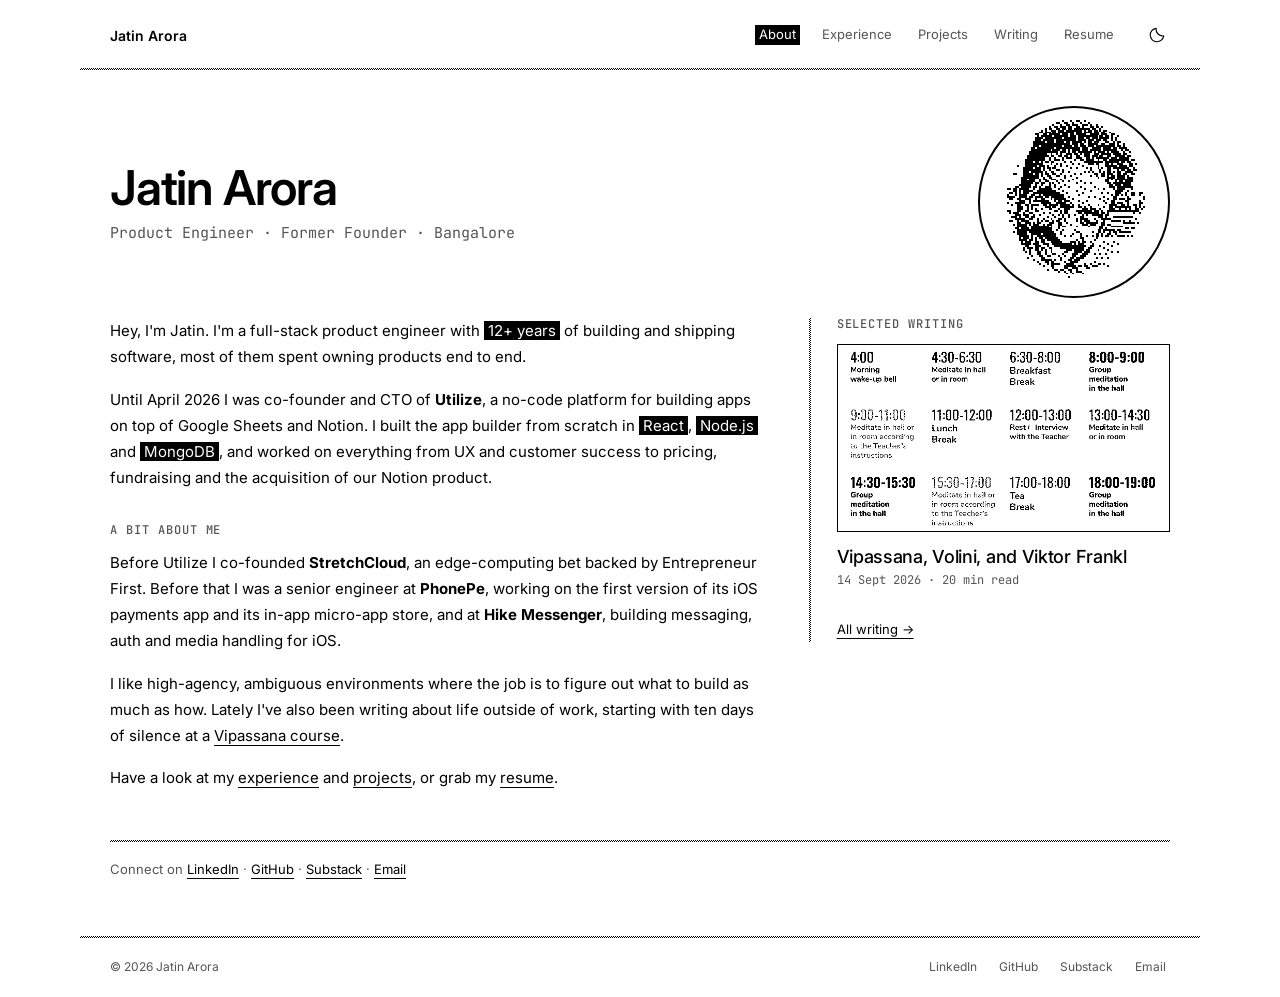
<file: index.html>
<!DOCTYPE html>
<html lang="en">
<head>
<meta charset="UTF-8">
<meta name="viewport" content="width=device-width, initial-scale=1">
<script>try{const t=localStorage.getItem("theme");document.documentElement.dataset.theme=t||(matchMedia("(prefers-color-scheme: dark)").matches?"dark":"light")}catch{}</script>
<title>Jatin Arora · Product Engineer</title>
<meta name="description" content="Jatin Arora is a full-stack product engineer and former founder based in Bangalore.">
<meta property="og:title" content="Jatin Arora · Product Engineer">
<meta property="og:description" content="Jatin Arora is a full-stack product engineer and former founder based in Bangalore.">
<link rel="icon" href="assets/favicon.png" type="image/png">
<link rel="preconnect" href="https://fonts.googleapis.com">
<link rel="preconnect" href="https://fonts.gstatic.com" crossorigin>
<link href="https://fonts.googleapis.com/css2?family=Inter:wght@400;500;600;700&family=JetBrains+Mono:wght@400;500&display=swap" rel="stylesheet">
<link rel="stylesheet" href="assets/style.css">
<script defer src="assets/site.js"></script>
</head>
<body>
<a class="skip-link" href="#main">Skip to content</a>
<nav class="nav" aria-label="Main">
<a class="brand" href="index.html">Jatin Arora</a>
<div class="nav-links"><a href="index.html" aria-current="page">About</a><a href="experience.html">Experience</a><a href="projects.html">Projects</a><a href="blog.html">Writing</a><a href="resume.pdf">Resume</a></div>
<button class="theme-toggle" type="button" data-theme-toggle aria-label="Toggle dark mode">
<svg class="icon-sun" width="18" height="18" viewBox="0 0 24 24" fill="none" stroke="currentColor" stroke-width="1.5" stroke-linecap="round" aria-hidden="true"><circle cx="12" cy="12" r="4"/><path d="M12 2v2m0 16v2M2 12h2m16 0h2M4.93 4.93l1.42 1.42m11.3 11.3 1.42 1.42M4.93 19.07l1.42-1.42m11.3-11.3 1.42-1.42"/></svg>
<svg class="icon-moon" width="18" height="18" viewBox="0 0 24 24" fill="none" stroke="currentColor" stroke-width="1.5" stroke-linecap="round" stroke-linejoin="round" aria-hidden="true"><path d="M20.9 13.2A9 9 0 0 1 10.8 3.1a9 9 0 1 0 10.1 10.1Z"/></svg>
</button>
</nav>
<main id="main" class="site-main">
<header class="home-heading">
  <div>
    <h1>Jatin Arora</h1>
    <p class="subtitle">Product Engineer · Former Founder · Bangalore</p>
  </div>
  <div class="portrait" role="img" aria-label="Animated 1-bit portrait of Jatin"></div>
</header>
<div class="home-columns">
  <div class="prose">
    <p>Hey, I'm Jatin. I'm a full-stack product engineer with <span class="tag">12+ years</span> of building and shipping software, most of them spent owning products end to end.</p>
    <p>Until April 2026 I was co-founder and CTO of <strong>Utilize</strong>, a no-code platform for building apps on top of Google Sheets and Notion. I built the app builder from scratch in <span class="tag">React</span>, <span class="tag">Node.js</span> and <span class="tag">MongoDB</span>, and worked on everything from UX and customer success to pricing, fundraising and the acquisition of our Notion product.</p>

    <h2 class="section-label">a bit about me</h2>
    <p>Before Utilize I co-founded <strong>StretchCloud</strong>, an edge-computing bet backed by Entrepreneur First. Before that I was a senior engineer at <strong>PhonePe</strong>, working on the first version of its iOS payments app and its in-app micro-app store, and at <strong>Hike Messenger</strong>, building messaging, auth and media handling for iOS.</p>
    <p>I like high-agency, ambiguous environments where the job is to figure out what to build as much as how. Lately I've also been writing about life outside of work, starting with ten days of silence at a <a href="blog/vipassana-volini-and-viktor-frankl.html">Vipassana course</a>.</p>
    <p>Have a look at my <a href="experience.html">experience</a> and <a href="projects.html">projects</a>, or grab my <a href="resume.pdf">resume</a>.</p>
  </div>
  <aside class="home-aside">
    <h2 class="section-label">selected writing</h2>
    <article class="post-card"><a href="blog/vipassana-volini-and-viktor-frankl.html"><img src="assets/covers/vipassana-volini-and-viktor-frankl.png" alt="" loading="lazy"><h2>Vipassana, Volini, and Viktor Frankl</h2><p class="post-meta">14 Sept 2026 · 20 min read</p></a></article>
    <a class="all-writing" href="blog.html">All writing →</a>
  </aside>
</div>
<div class="reach">Connect on <a href="https://www.linkedin.com/in/jatin-arora-nsit" target="_blank" rel="noopener">LinkedIn</a> · <a href="https://github.com/arorajatin" target="_blank" rel="noopener">GitHub</a> · <a href="https://jatin564991.substack.com" target="_blank" rel="noopener">Substack</a> · <a href="mailto:jatinarora269@gmail.com">Email</a></div>
</main>
<footer class="footer"><span>© 2026 Jatin Arora</span><div class="footer-links"><a href="https://www.linkedin.com/in/jatin-arora-nsit" target="_blank" rel="noopener">LinkedIn</a><a href="https://github.com/arorajatin" target="_blank" rel="noopener">GitHub</a><a href="https://jatin564991.substack.com" target="_blank" rel="noopener">Substack</a><a href="mailto:jatinarora269@gmail.com">Email</a></div></footer>
</body>
</html>
</file>
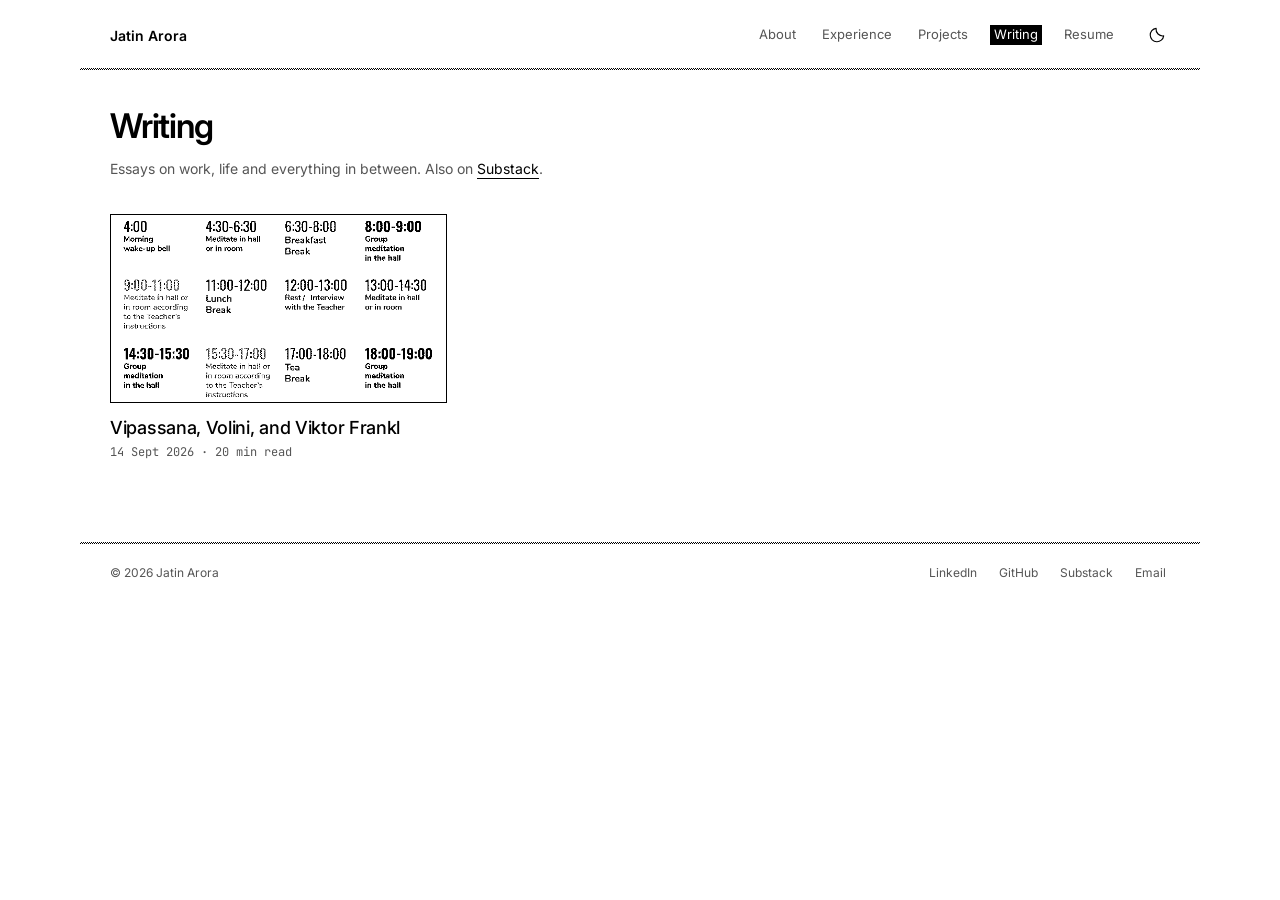
<file: blog.html>
<!DOCTYPE html>
<html lang="en">
<head>
<meta charset="UTF-8">
<meta name="viewport" content="width=device-width, initial-scale=1">
<script>try{const t=localStorage.getItem("theme");document.documentElement.dataset.theme=t||(matchMedia("(prefers-color-scheme: dark)").matches?"dark":"light")}catch{}</script>
<title>Writing · Jatin Arora</title>
<meta name="description" content="Essays and notes by Jatin Arora.">
<meta property="og:title" content="Writing · Jatin Arora">
<meta property="og:description" content="Essays and notes by Jatin Arora.">
<link rel="icon" href="assets/favicon.png" type="image/png">
<link rel="preconnect" href="https://fonts.googleapis.com">
<link rel="preconnect" href="https://fonts.gstatic.com" crossorigin>
<link href="https://fonts.googleapis.com/css2?family=Inter:wght@400;500;600;700&family=JetBrains+Mono:wght@400;500&display=swap" rel="stylesheet">
<link rel="stylesheet" href="assets/style.css">
<script defer src="assets/site.js"></script>
</head>
<body>
<a class="skip-link" href="#main">Skip to content</a>
<nav class="nav" aria-label="Main">
<a class="brand" href="index.html">Jatin Arora</a>
<div class="nav-links"><a href="index.html">About</a><a href="experience.html">Experience</a><a href="projects.html">Projects</a><a href="blog.html" aria-current="page">Writing</a><a href="resume.pdf">Resume</a></div>
<button class="theme-toggle" type="button" data-theme-toggle aria-label="Toggle dark mode">
<svg class="icon-sun" width="18" height="18" viewBox="0 0 24 24" fill="none" stroke="currentColor" stroke-width="1.5" stroke-linecap="round" aria-hidden="true"><circle cx="12" cy="12" r="4"/><path d="M12 2v2m0 16v2M2 12h2m16 0h2M4.93 4.93l1.42 1.42m11.3 11.3 1.42 1.42M4.93 19.07l1.42-1.42m11.3-11.3 1.42-1.42"/></svg>
<svg class="icon-moon" width="18" height="18" viewBox="0 0 24 24" fill="none" stroke="currentColor" stroke-width="1.5" stroke-linecap="round" stroke-linejoin="round" aria-hidden="true"><path d="M20.9 13.2A9 9 0 0 1 10.8 3.1a9 9 0 1 0 10.1 10.1Z"/></svg>
</button>
</nav>
<main id="main" class="site-main">
<h1>Writing</h1>
<p class="page-desc">Essays on work, life and everything in between. Also on <a href="https://jatin564991.substack.com" target="_blank" rel="noopener">Substack</a>.</p>
<div class="post-grid">
<article class="post-card"><a href="blog/vipassana-volini-and-viktor-frankl.html"><img src="assets/covers/vipassana-volini-and-viktor-frankl.png" alt="" loading="lazy"><h2>Vipassana, Volini, and Viktor Frankl</h2><p class="post-meta">14 Sept 2026 · 20 min read</p></a></article>
</div>
</main>
<footer class="footer"><span>© 2026 Jatin Arora</span><div class="footer-links"><a href="https://www.linkedin.com/in/jatin-arora-nsit" target="_blank" rel="noopener">LinkedIn</a><a href="https://github.com/arorajatin" target="_blank" rel="noopener">GitHub</a><a href="https://jatin564991.substack.com" target="_blank" rel="noopener">Substack</a><a href="mailto:jatinarora269@gmail.com">Email</a></div></footer>
</body>
</html>
</file>
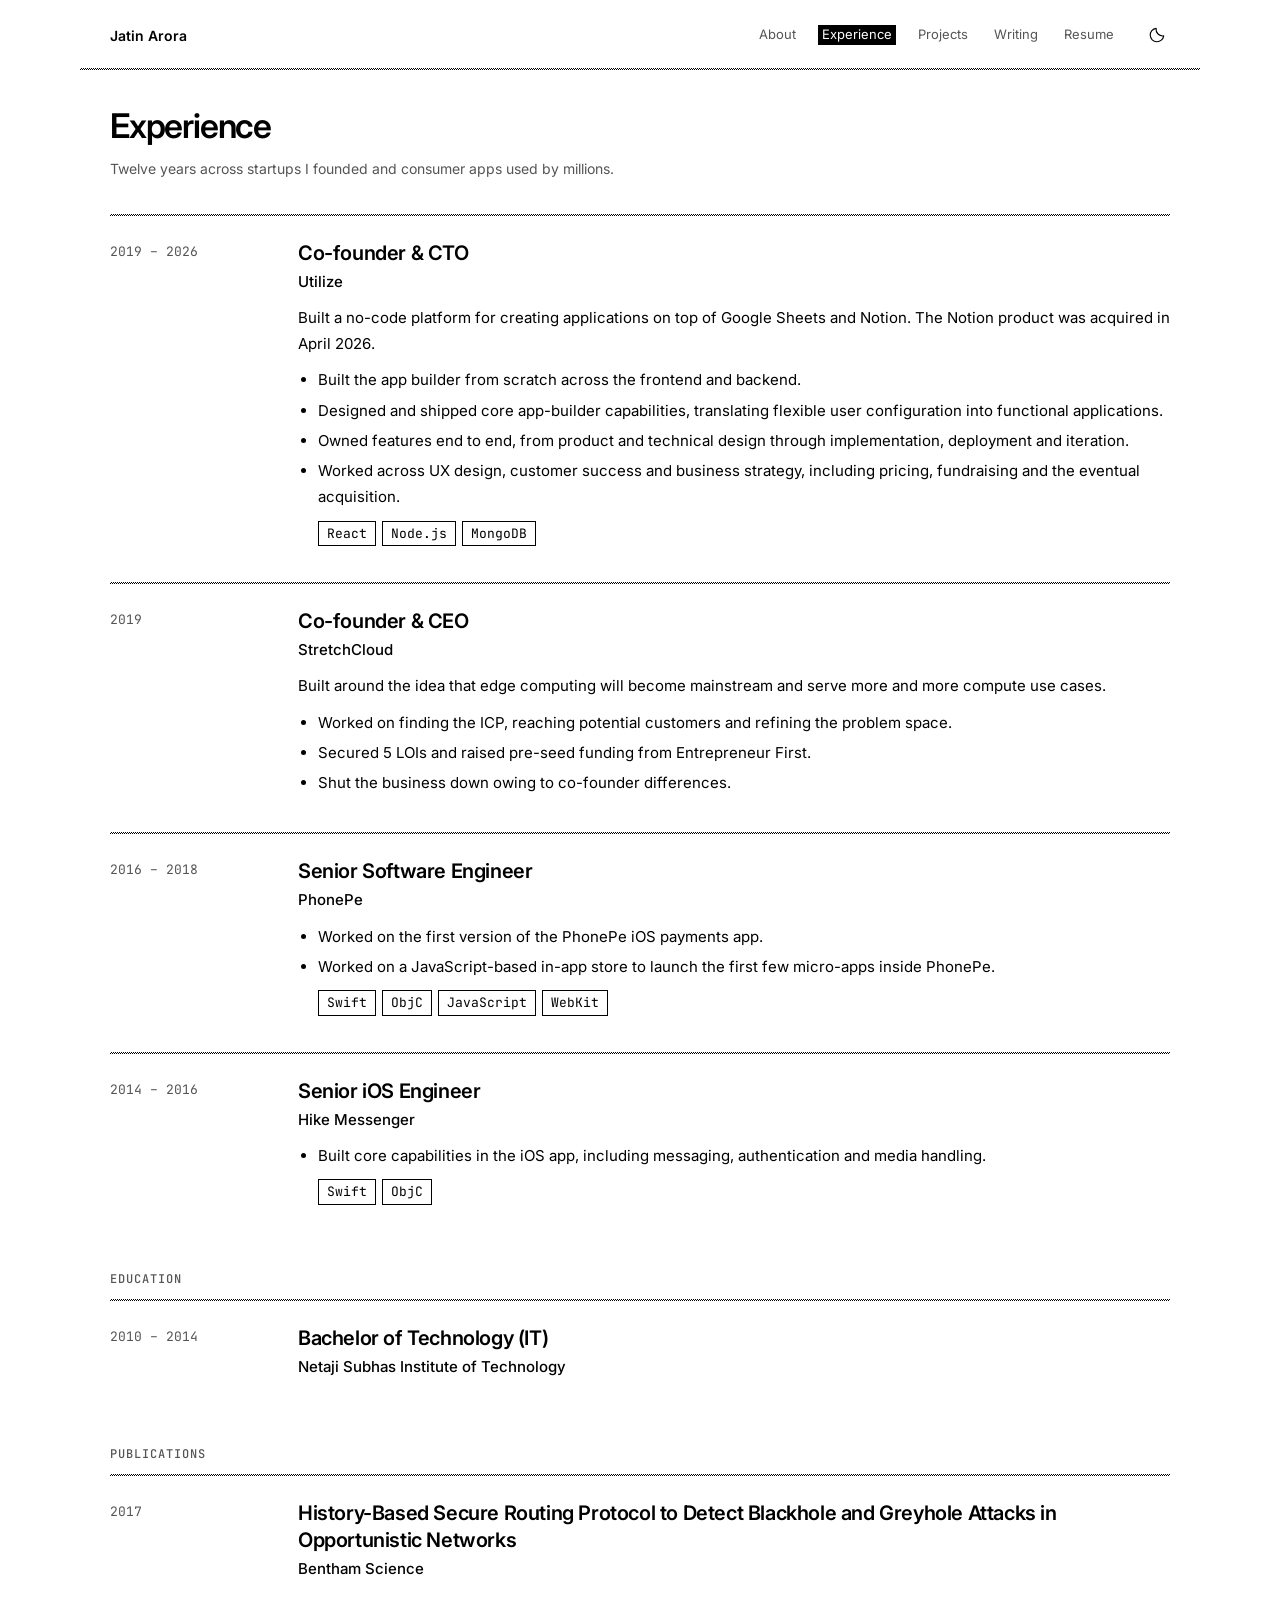
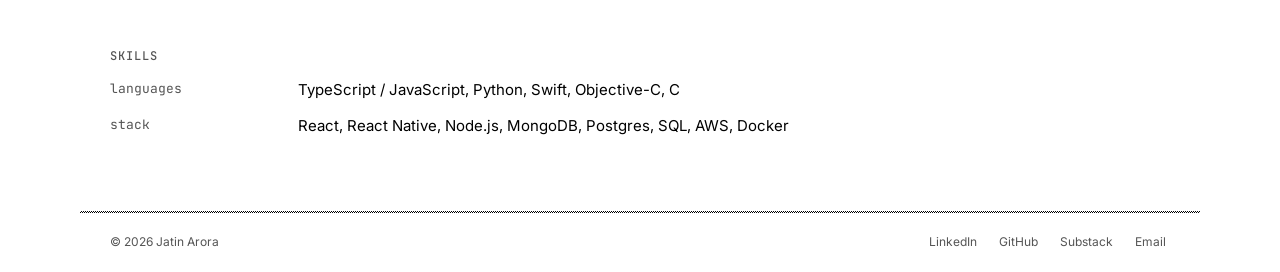
<file: experience.html>
<!DOCTYPE html>
<html lang="en">
<head>
<meta charset="UTF-8">
<meta name="viewport" content="width=device-width, initial-scale=1">
<script>try{const t=localStorage.getItem("theme");document.documentElement.dataset.theme=t||(matchMedia("(prefers-color-scheme: dark)").matches?"dark":"light")}catch{}</script>
<title>Experience · Jatin Arora</title>
<meta name="description" content="Work history of Jatin Arora: Utilize, StretchCloud, PhonePe and Hike Messenger.">
<meta property="og:title" content="Experience · Jatin Arora">
<meta property="og:description" content="Work history of Jatin Arora: Utilize, StretchCloud, PhonePe and Hike Messenger.">
<link rel="icon" href="assets/favicon.png" type="image/png">
<link rel="preconnect" href="https://fonts.googleapis.com">
<link rel="preconnect" href="https://fonts.gstatic.com" crossorigin>
<link href="https://fonts.googleapis.com/css2?family=Inter:wght@400;500;600;700&family=JetBrains+Mono:wght@400;500&display=swap" rel="stylesheet">
<link rel="stylesheet" href="assets/style.css">
<script defer src="assets/site.js"></script>
</head>
<body>
<a class="skip-link" href="#main">Skip to content</a>
<nav class="nav" aria-label="Main">
<a class="brand" href="index.html">Jatin Arora</a>
<div class="nav-links"><a href="index.html">About</a><a href="experience.html" aria-current="page">Experience</a><a href="projects.html">Projects</a><a href="blog.html">Writing</a><a href="resume.pdf">Resume</a></div>
<button class="theme-toggle" type="button" data-theme-toggle aria-label="Toggle dark mode">
<svg class="icon-sun" width="18" height="18" viewBox="0 0 24 24" fill="none" stroke="currentColor" stroke-width="1.5" stroke-linecap="round" aria-hidden="true"><circle cx="12" cy="12" r="4"/><path d="M12 2v2m0 16v2M2 12h2m16 0h2M4.93 4.93l1.42 1.42m11.3 11.3 1.42 1.42M4.93 19.07l1.42-1.42m11.3-11.3 1.42-1.42"/></svg>
<svg class="icon-moon" width="18" height="18" viewBox="0 0 24 24" fill="none" stroke="currentColor" stroke-width="1.5" stroke-linecap="round" stroke-linejoin="round" aria-hidden="true"><path d="M20.9 13.2A9 9 0 0 1 10.8 3.1a9 9 0 1 0 10.1 10.1Z"/></svg>
</button>
</nav>
<main id="main" class="site-main">
<h1>Experience</h1>
<p class="page-desc">Twelve years across startups I founded and consumer apps used by millions.</p>

<article class="entry">
  <div class="entry-when">2019 – 2026</div>
  <div>
    <h2>Co-founder &amp; CTO</h2>
    <p class="org">Utilize</p>
    <p>Built a no-code platform for creating applications on top of Google Sheets and Notion. The Notion product was acquired in April 2026.</p>
    <ul>
      <li>Built the app builder from scratch across the frontend and backend.</li>
      <li>Designed and shipped core app-builder capabilities, translating flexible user configuration into functional applications.</li>
      <li>Owned features end to end, from product and technical design through implementation, deployment and iteration.</li>
      <li>Worked across UX design, customer success and business strategy, including pricing, fundraising and the eventual acquisition.</li>
    </ul>
    <ul class="stack"><li>React</li><li>Node.js</li><li>MongoDB</li></ul>
  </div>
</article>

<article class="entry">
  <div class="entry-when">2019</div>
  <div>
    <h2>Co-founder &amp; CEO</h2>
    <p class="org">StretchCloud</p>
    <p>Built around the idea that edge computing will become mainstream and serve more and more compute use cases.</p>
    <ul>
      <li>Worked on finding the ICP, reaching potential customers and refining the problem space.</li>
      <li>Secured 5 LOIs and raised pre-seed funding from Entrepreneur First.</li>
      <li>Shut the business down owing to co-founder differences.</li>
    </ul>
  </div>
</article>

<article class="entry">
  <div class="entry-when">2016 – 2018</div>
  <div>
    <h2>Senior Software Engineer</h2>
    <p class="org">PhonePe</p>
    <ul>
      <li>Worked on the first version of the PhonePe iOS payments app.</li>
      <li>Worked on a JavaScript-based in-app store to launch the first few micro-apps inside PhonePe.</li>
    </ul>
    <ul class="stack"><li>Swift</li><li>ObjC</li><li>JavaScript</li><li>WebKit</li></ul>
  </div>
</article>

<article class="entry">
  <div class="entry-when">2014 – 2016</div>
  <div>
    <h2>Senior iOS Engineer</h2>
    <p class="org">Hike Messenger</p>
    <ul>
      <li>Built core capabilities in the iOS app, including messaging, authentication and media handling.</li>
    </ul>
    <ul class="stack"><li>Swift</li><li>ObjC</li></ul>
  </div>
</article>

<h2 class="section-label">education</h2>
<article class="entry">
  <div class="entry-when">2010 – 2014</div>
  <div>
    <h2>Bachelor of Technology (IT)</h2>
    <p class="org">Netaji Subhas Institute of Technology</p>
  </div>
</article>

<h2 class="section-label">publications</h2>
<article class="entry">
  <div class="entry-when">2017</div>
  <div>
    <h2>History-Based Secure Routing Protocol to Detect Blackhole and Greyhole Attacks in Opportunistic Networks</h2>
    <p class="org">Bentham Science</p>
  </div>
</article>

<h2 class="section-label">skills</h2>
<dl class="skills">
  <dt>languages</dt><dd>TypeScript / JavaScript, Python, Swift, Objective-C, C</dd>
  <dt>stack</dt><dd>React, React Native, Node.js, MongoDB, Postgres, SQL, AWS, Docker</dd>
</dl>
</main>
<footer class="footer"><span>© 2026 Jatin Arora</span><div class="footer-links"><a href="https://www.linkedin.com/in/jatin-arora-nsit" target="_blank" rel="noopener">LinkedIn</a><a href="https://github.com/arorajatin" target="_blank" rel="noopener">GitHub</a><a href="https://jatin564991.substack.com" target="_blank" rel="noopener">Substack</a><a href="mailto:jatinarora269@gmail.com">Email</a></div></footer>
</body>
</html>
</file>
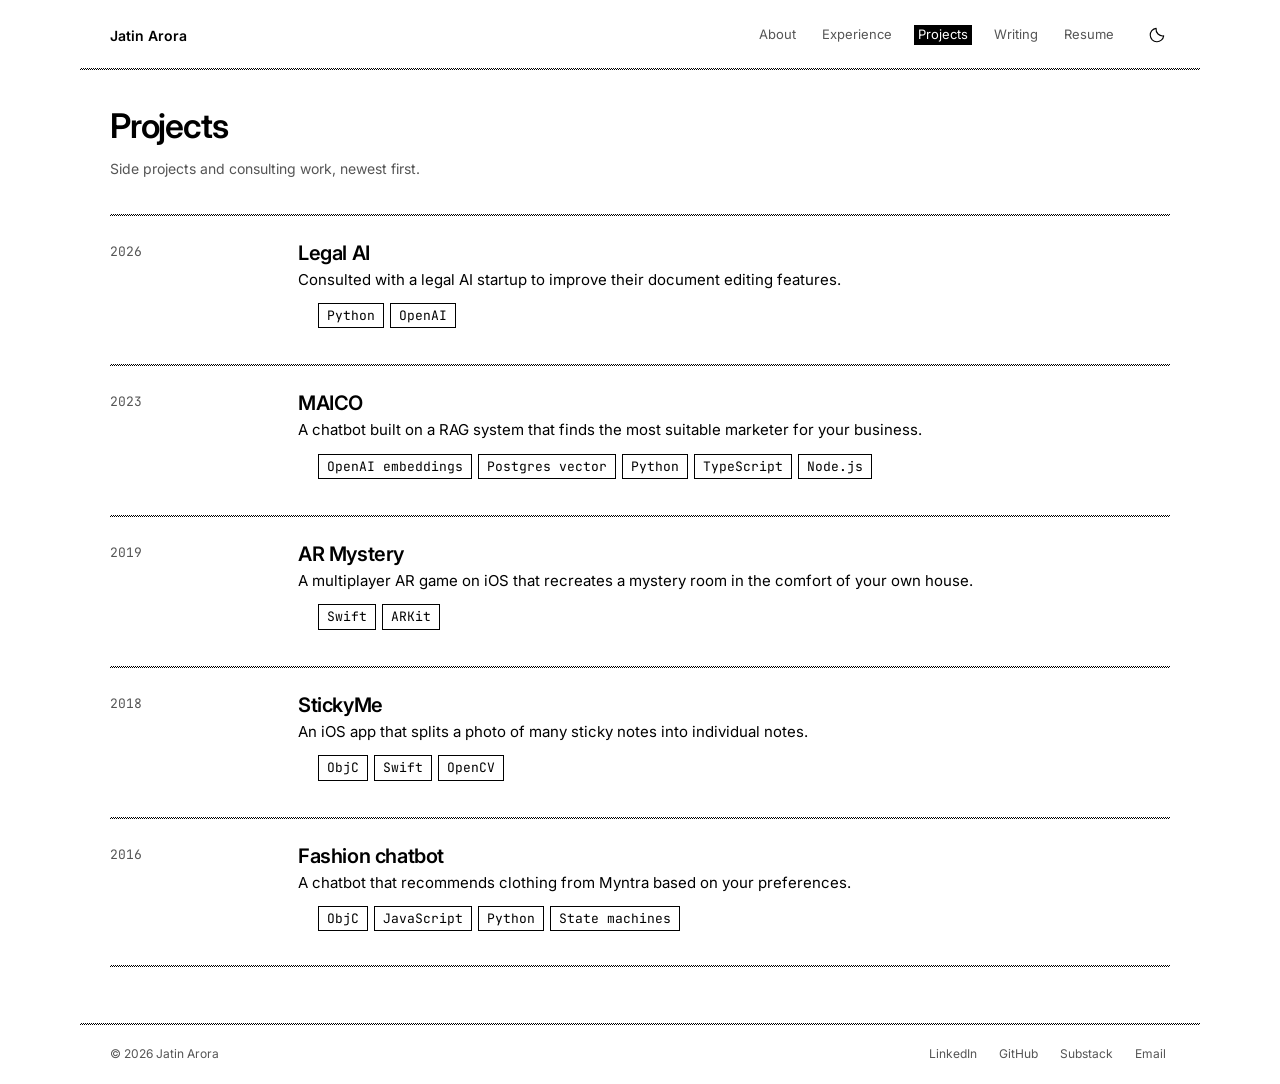
<file: projects.html>
<!DOCTYPE html>
<html lang="en">
<head>
<meta charset="UTF-8">
<meta name="viewport" content="width=device-width, initial-scale=1">
<script>try{const t=localStorage.getItem("theme");document.documentElement.dataset.theme=t||(matchMedia("(prefers-color-scheme: dark)").matches?"dark":"light")}catch{}</script>
<title>Projects · Jatin Arora</title>
<meta name="description" content="Side projects and consulting work by Jatin Arora.">
<meta property="og:title" content="Projects · Jatin Arora">
<meta property="og:description" content="Side projects and consulting work by Jatin Arora.">
<link rel="icon" href="assets/favicon.png" type="image/png">
<link rel="preconnect" href="https://fonts.googleapis.com">
<link rel="preconnect" href="https://fonts.gstatic.com" crossorigin>
<link href="https://fonts.googleapis.com/css2?family=Inter:wght@400;500;600;700&family=JetBrains+Mono:wght@400;500&display=swap" rel="stylesheet">
<link rel="stylesheet" href="assets/style.css">
<script defer src="assets/site.js"></script>
</head>
<body>
<a class="skip-link" href="#main">Skip to content</a>
<nav class="nav" aria-label="Main">
<a class="brand" href="index.html">Jatin Arora</a>
<div class="nav-links"><a href="index.html">About</a><a href="experience.html">Experience</a><a href="projects.html" aria-current="page">Projects</a><a href="blog.html">Writing</a><a href="resume.pdf">Resume</a></div>
<button class="theme-toggle" type="button" data-theme-toggle aria-label="Toggle dark mode">
<svg class="icon-sun" width="18" height="18" viewBox="0 0 24 24" fill="none" stroke="currentColor" stroke-width="1.5" stroke-linecap="round" aria-hidden="true"><circle cx="12" cy="12" r="4"/><path d="M12 2v2m0 16v2M2 12h2m16 0h2M4.93 4.93l1.42 1.42m11.3 11.3 1.42 1.42M4.93 19.07l1.42-1.42m11.3-11.3 1.42-1.42"/></svg>
<svg class="icon-moon" width="18" height="18" viewBox="0 0 24 24" fill="none" stroke="currentColor" stroke-width="1.5" stroke-linecap="round" stroke-linejoin="round" aria-hidden="true"><path d="M20.9 13.2A9 9 0 0 1 10.8 3.1a9 9 0 1 0 10.1 10.1Z"/></svg>
</button>
</nav>
<main id="main" class="site-main">
<h1>Projects</h1>
<p class="page-desc">Side projects and consulting work, newest first.</p>

<article class="entry">
  <div class="entry-when">2026</div>
  <div>
    <h2>Legal AI</h2>
    <p>Consulted with a legal AI startup to improve their document editing features.</p>
    <ul class="stack"><li>Python</li><li>OpenAI</li></ul>
  </div>
</article>

<article class="entry">
  <div class="entry-when">2023</div>
  <div>
    <h2>MAICO</h2>
    <p>A chatbot built on a RAG system that finds the most suitable marketer for your business.</p>
    <ul class="stack"><li>OpenAI embeddings</li><li>Postgres vector</li><li>Python</li><li>TypeScript</li><li>Node.js</li></ul>
  </div>
</article>

<article class="entry">
  <div class="entry-when">2019</div>
  <div>
    <h2>AR Mystery</h2>
    <p>A multiplayer AR game on iOS that recreates a mystery room in the comfort of your own house.</p>
    <ul class="stack"><li>Swift</li><li>ARKit</li></ul>
  </div>
</article>

<article class="entry">
  <div class="entry-when">2018</div>
  <div>
    <h2>StickyMe</h2>
    <p>An iOS app that splits a photo of many sticky notes into individual notes.</p>
    <ul class="stack"><li>ObjC</li><li>Swift</li><li>OpenCV</li></ul>
  </div>
</article>

<article class="entry">
  <div class="entry-when">2016</div>
  <div>
    <h2>Fashion chatbot</h2>
    <p>A chatbot that recommends clothing from Myntra based on your preferences.</p>
    <ul class="stack"><li>ObjC</li><li>JavaScript</li><li>Python</li><li>State machines</li></ul>
  </div>
</article>
</main>
<footer class="footer"><span>© 2026 Jatin Arora</span><div class="footer-links"><a href="https://www.linkedin.com/in/jatin-arora-nsit" target="_blank" rel="noopener">LinkedIn</a><a href="https://github.com/arorajatin" target="_blank" rel="noopener">GitHub</a><a href="https://jatin564991.substack.com" target="_blank" rel="noopener">Substack</a><a href="mailto:jatinarora269@gmail.com">Email</a></div></footer>
</body>
</html>
</file>
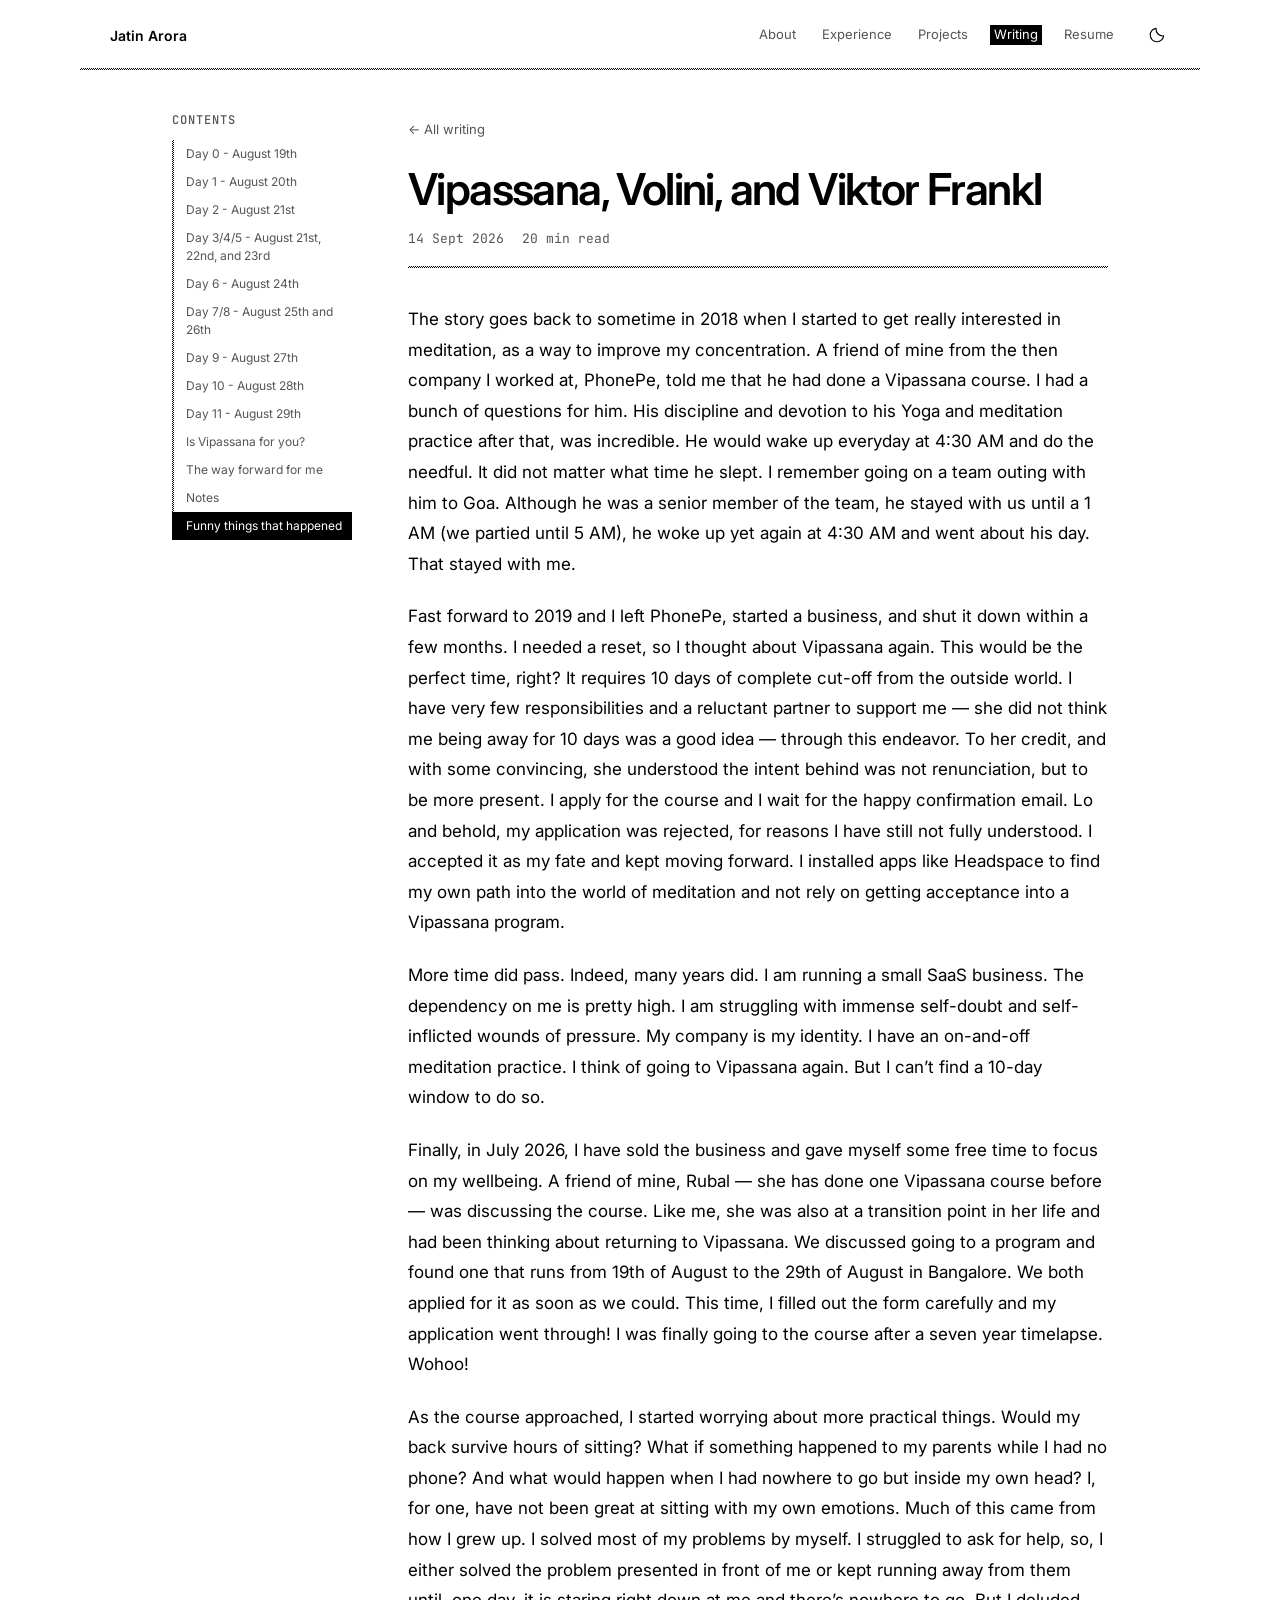
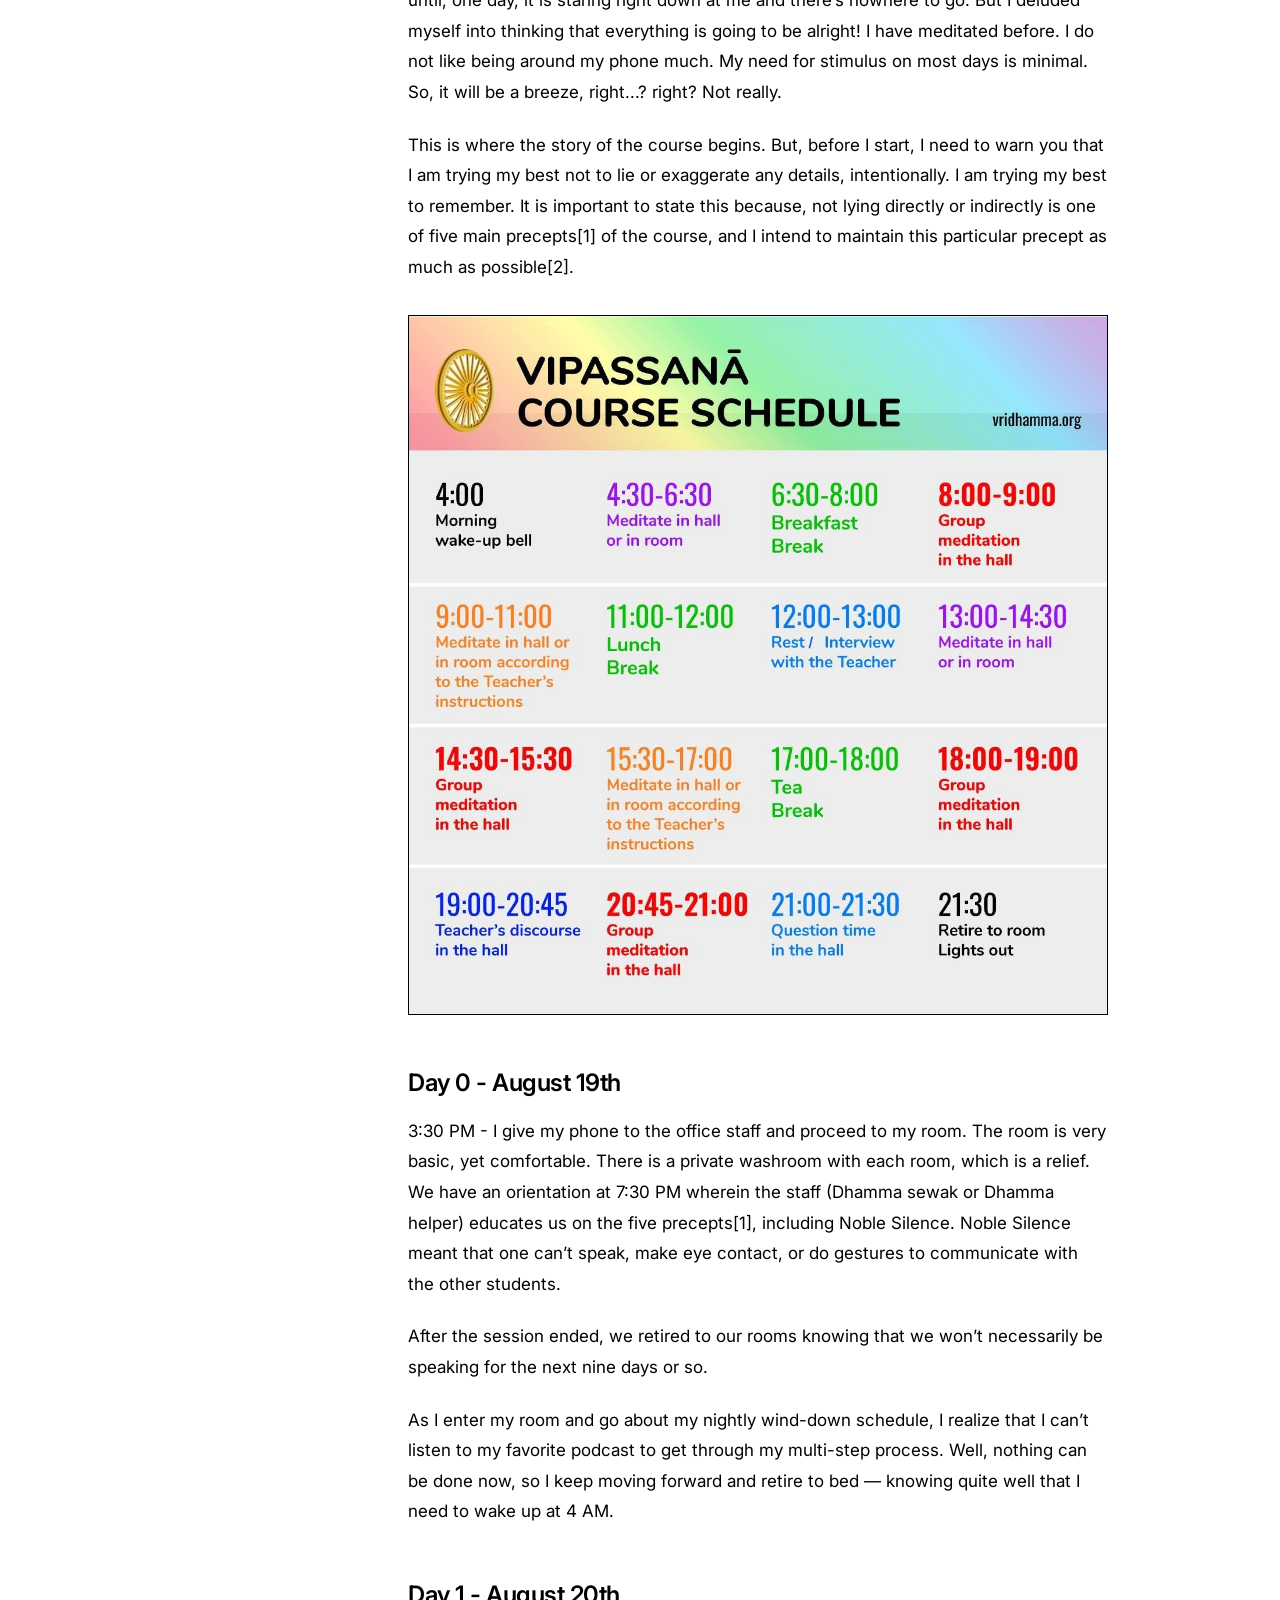
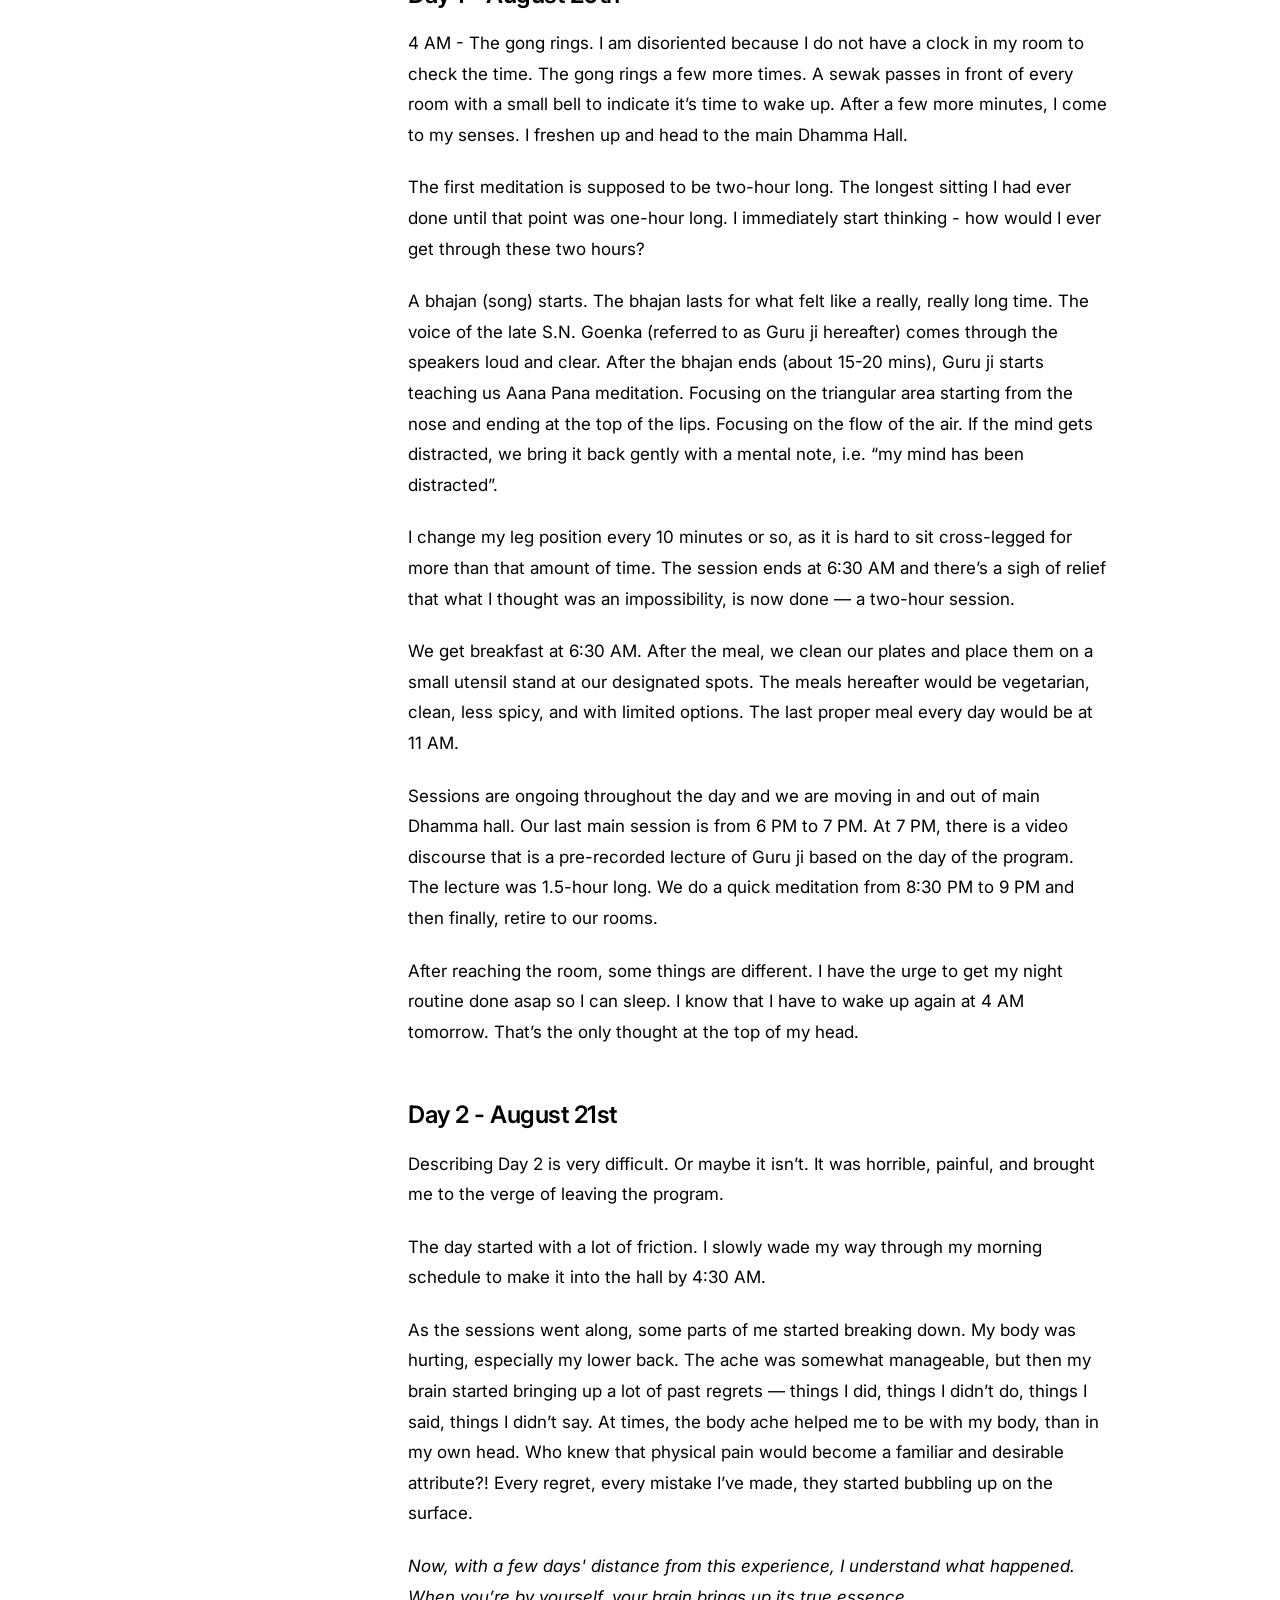
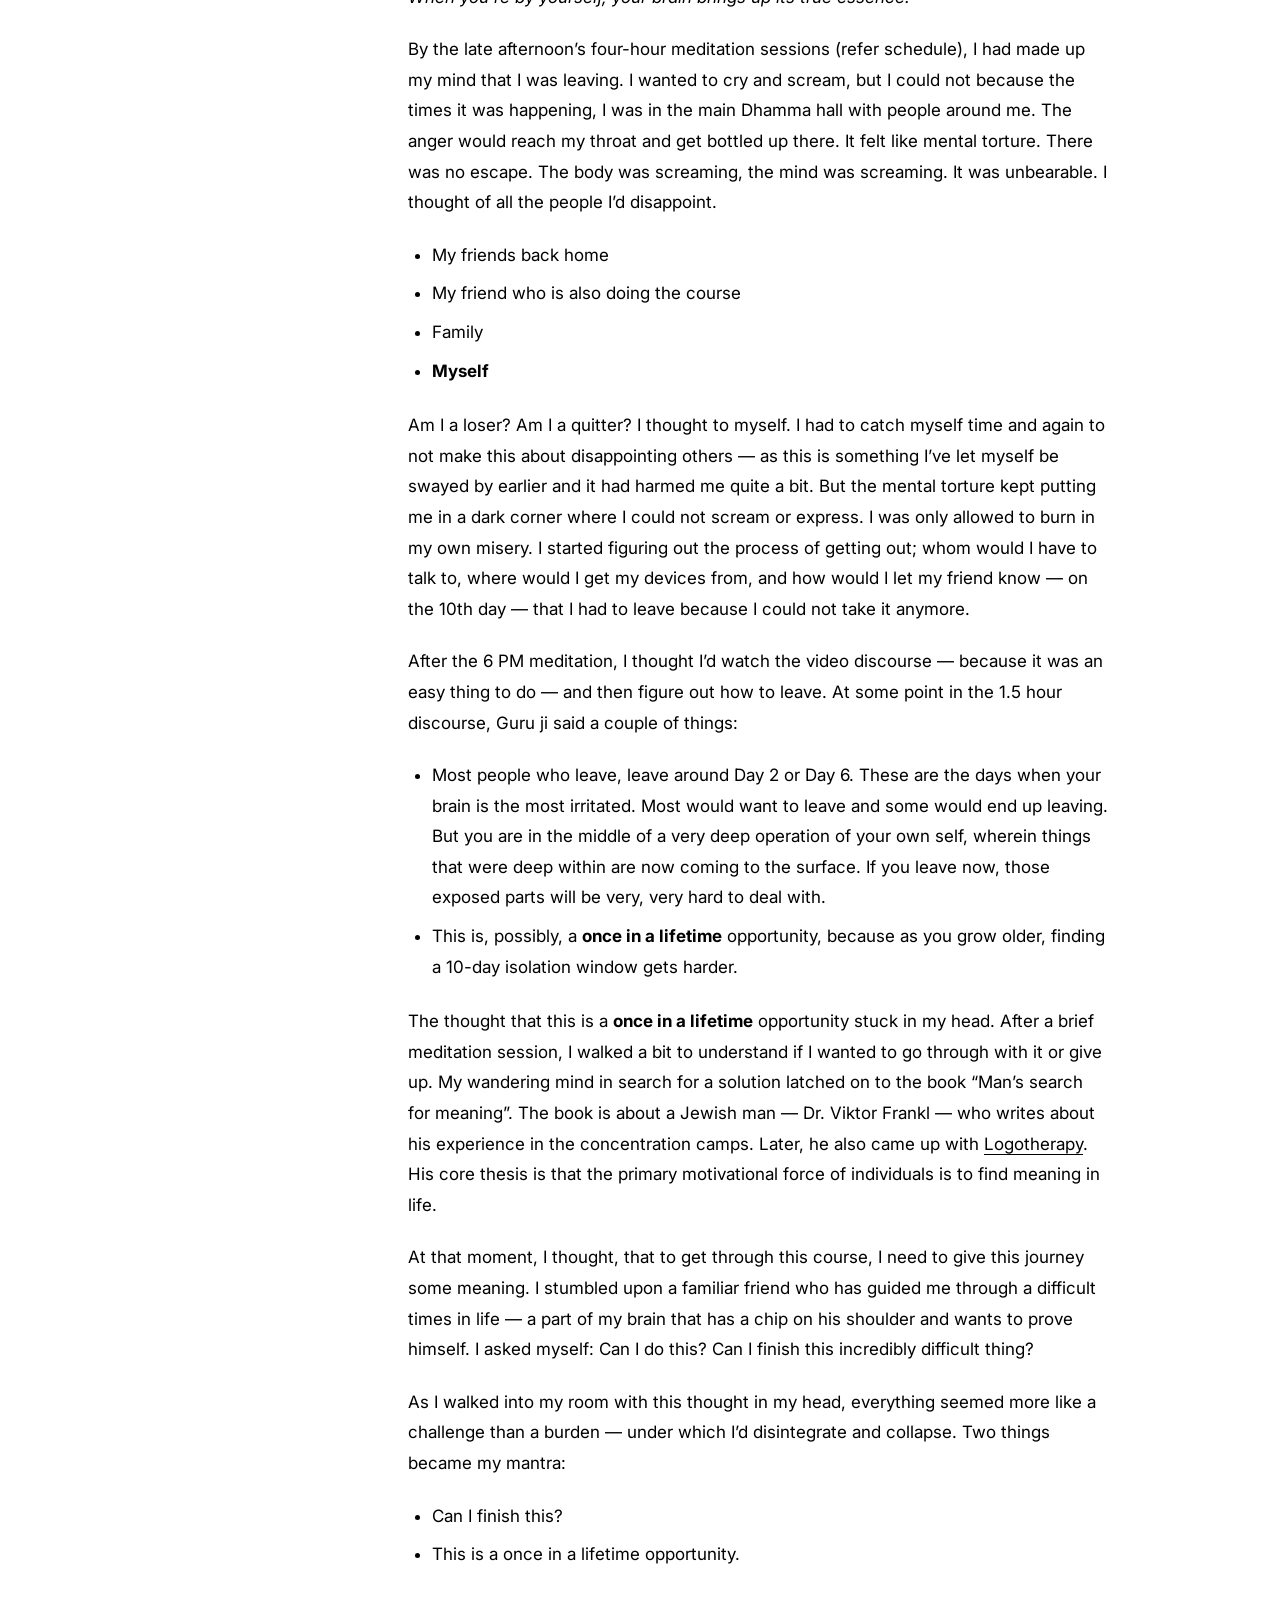
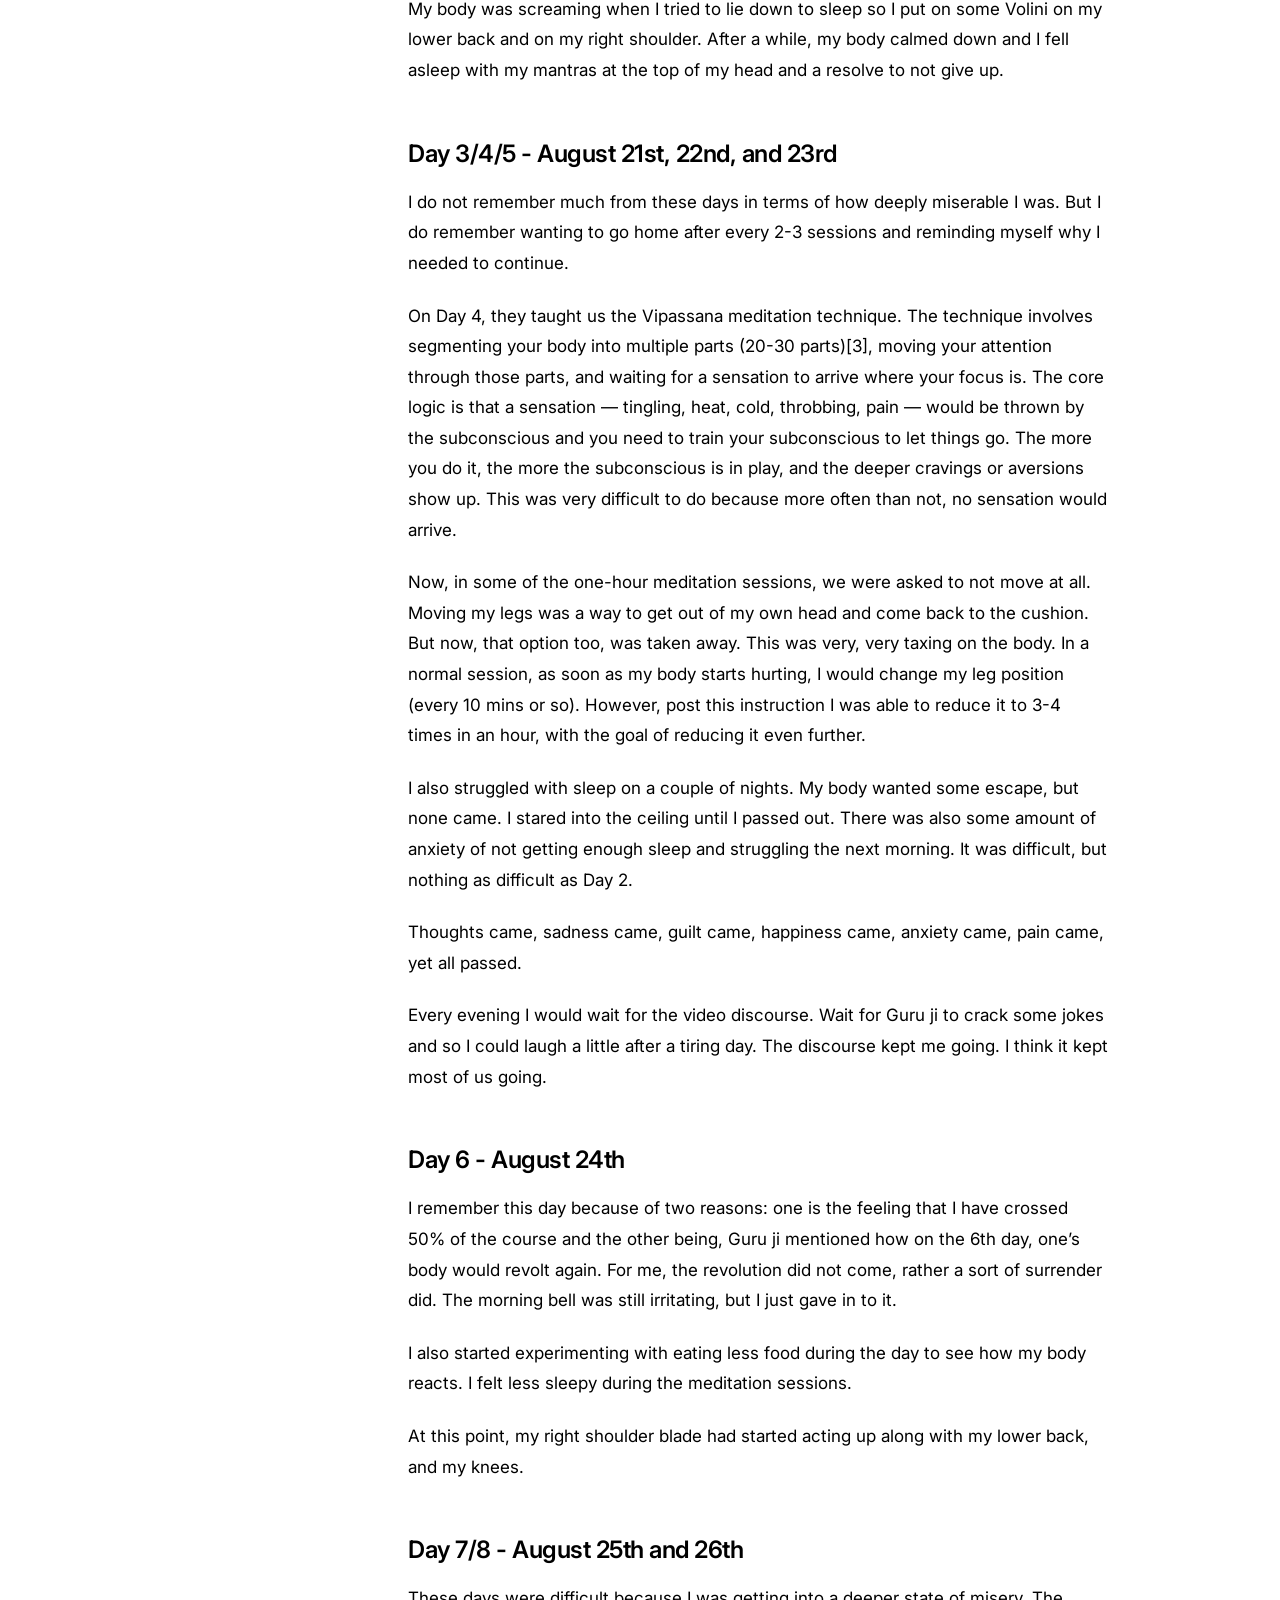
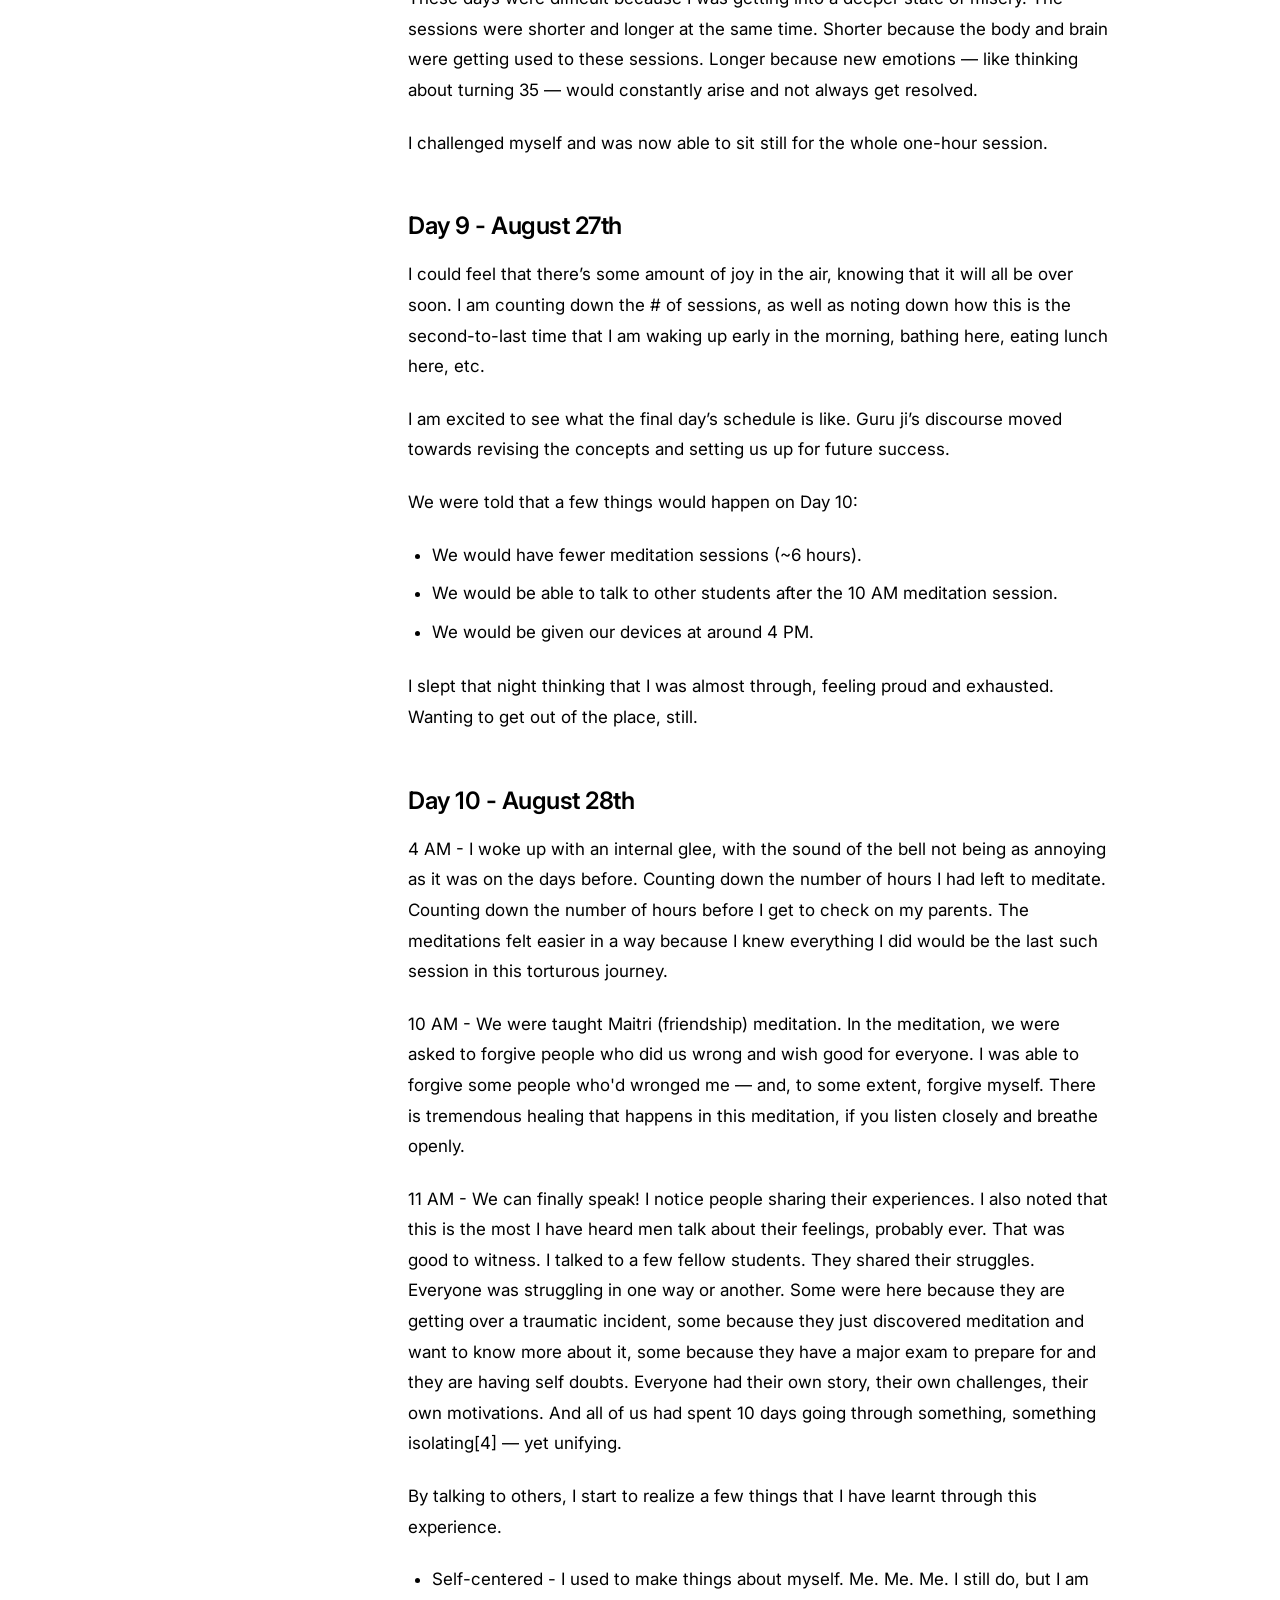
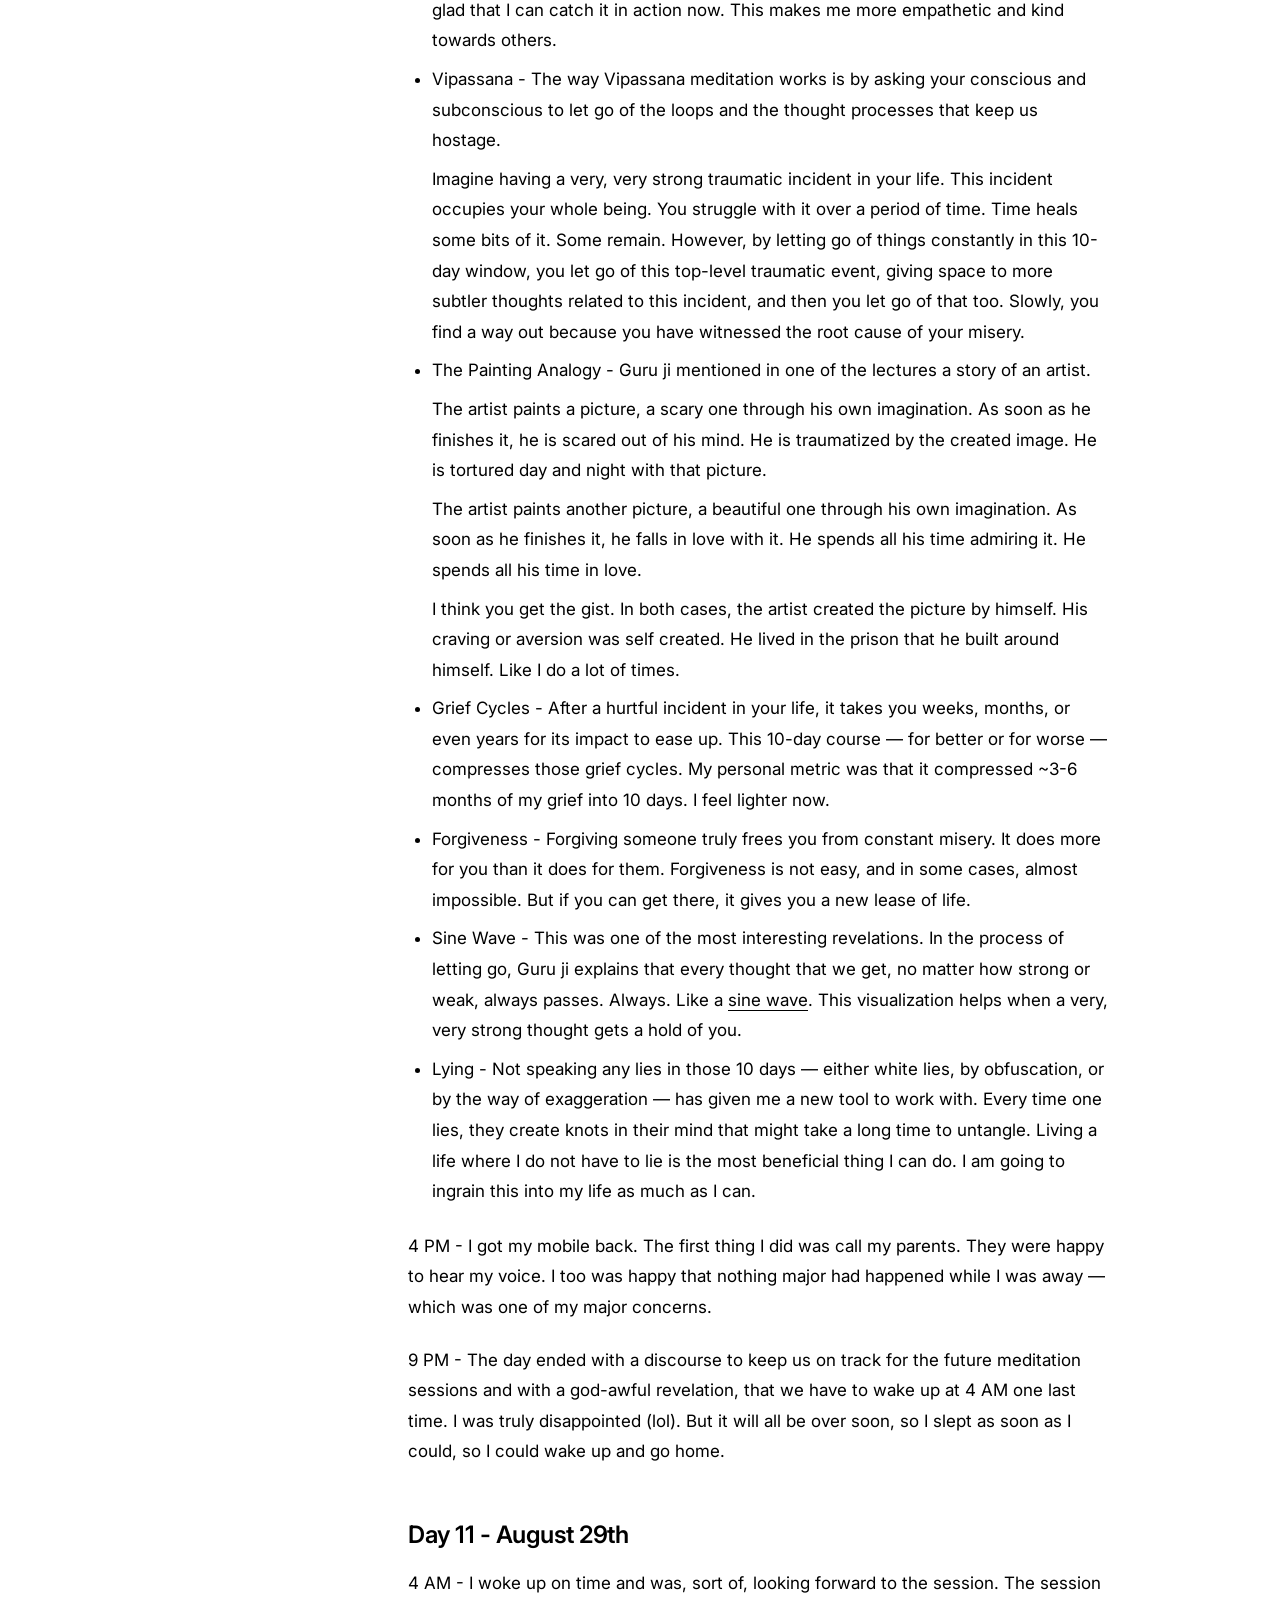
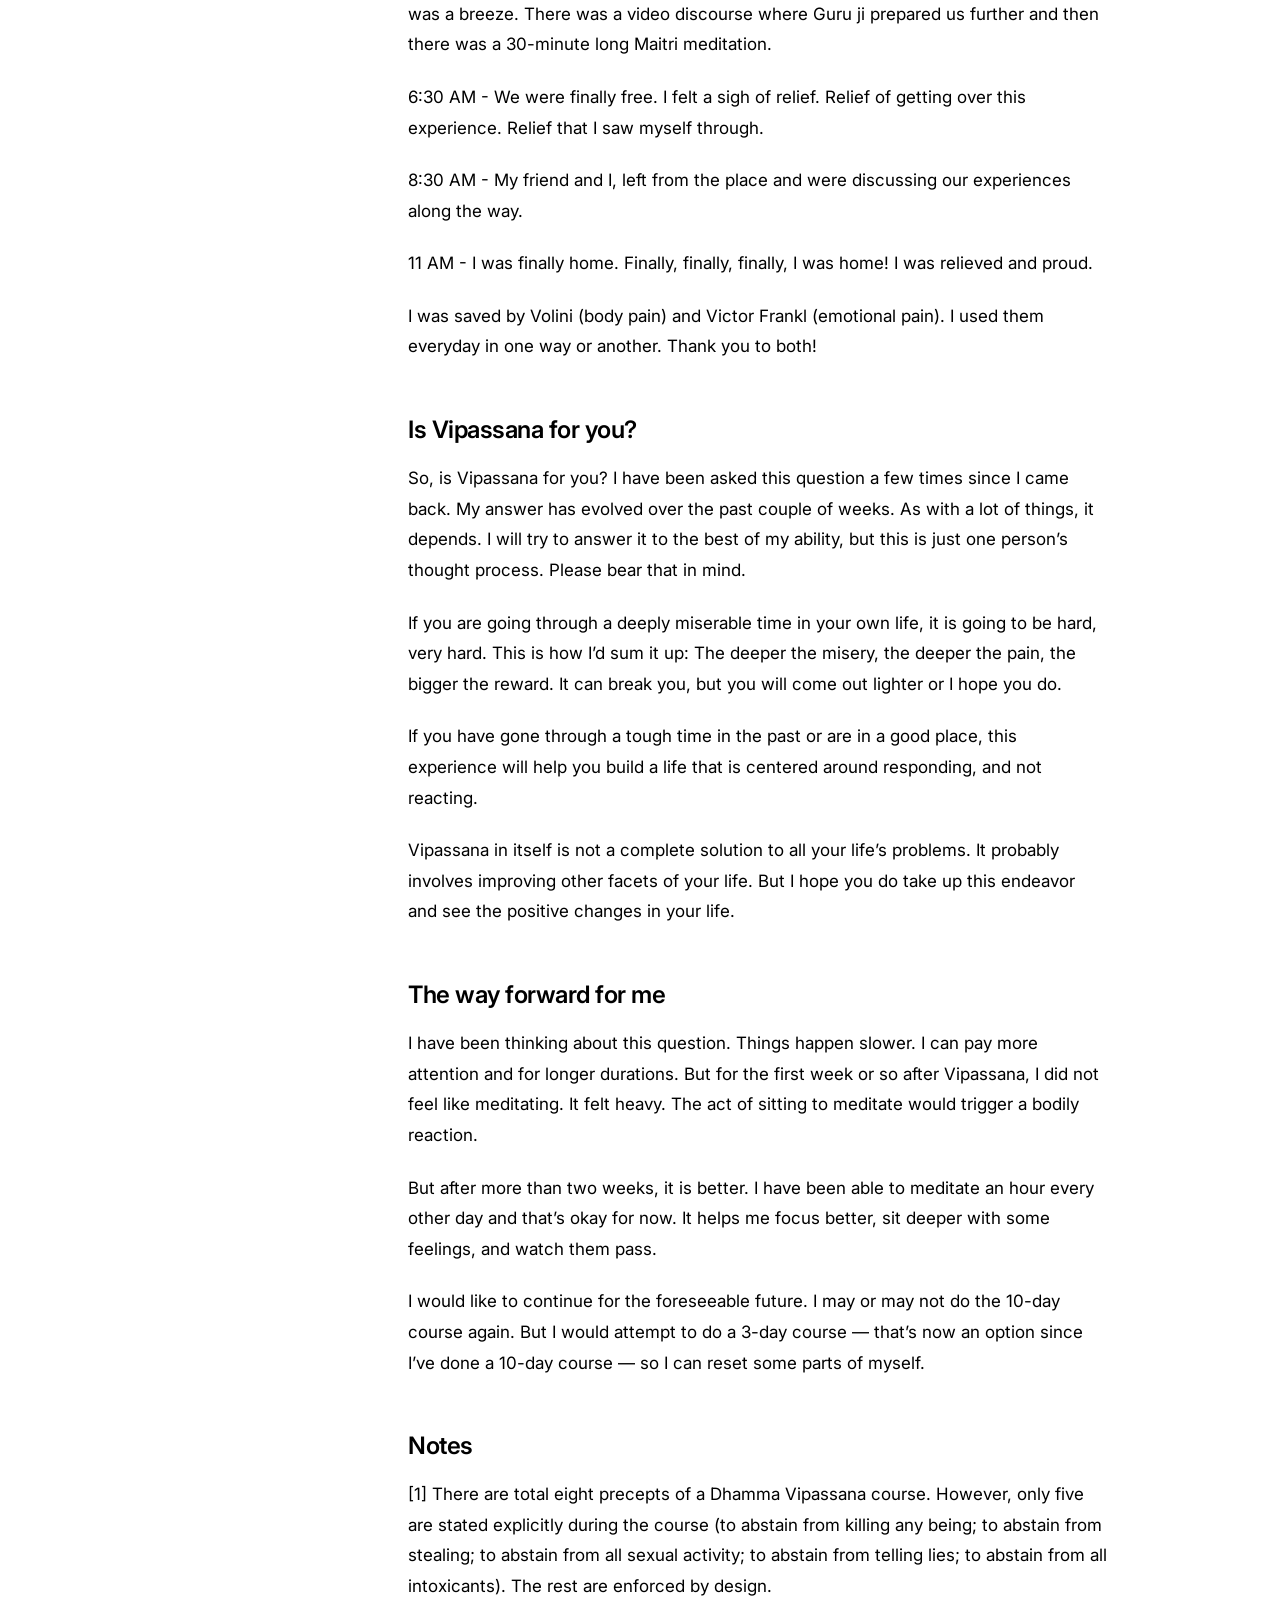
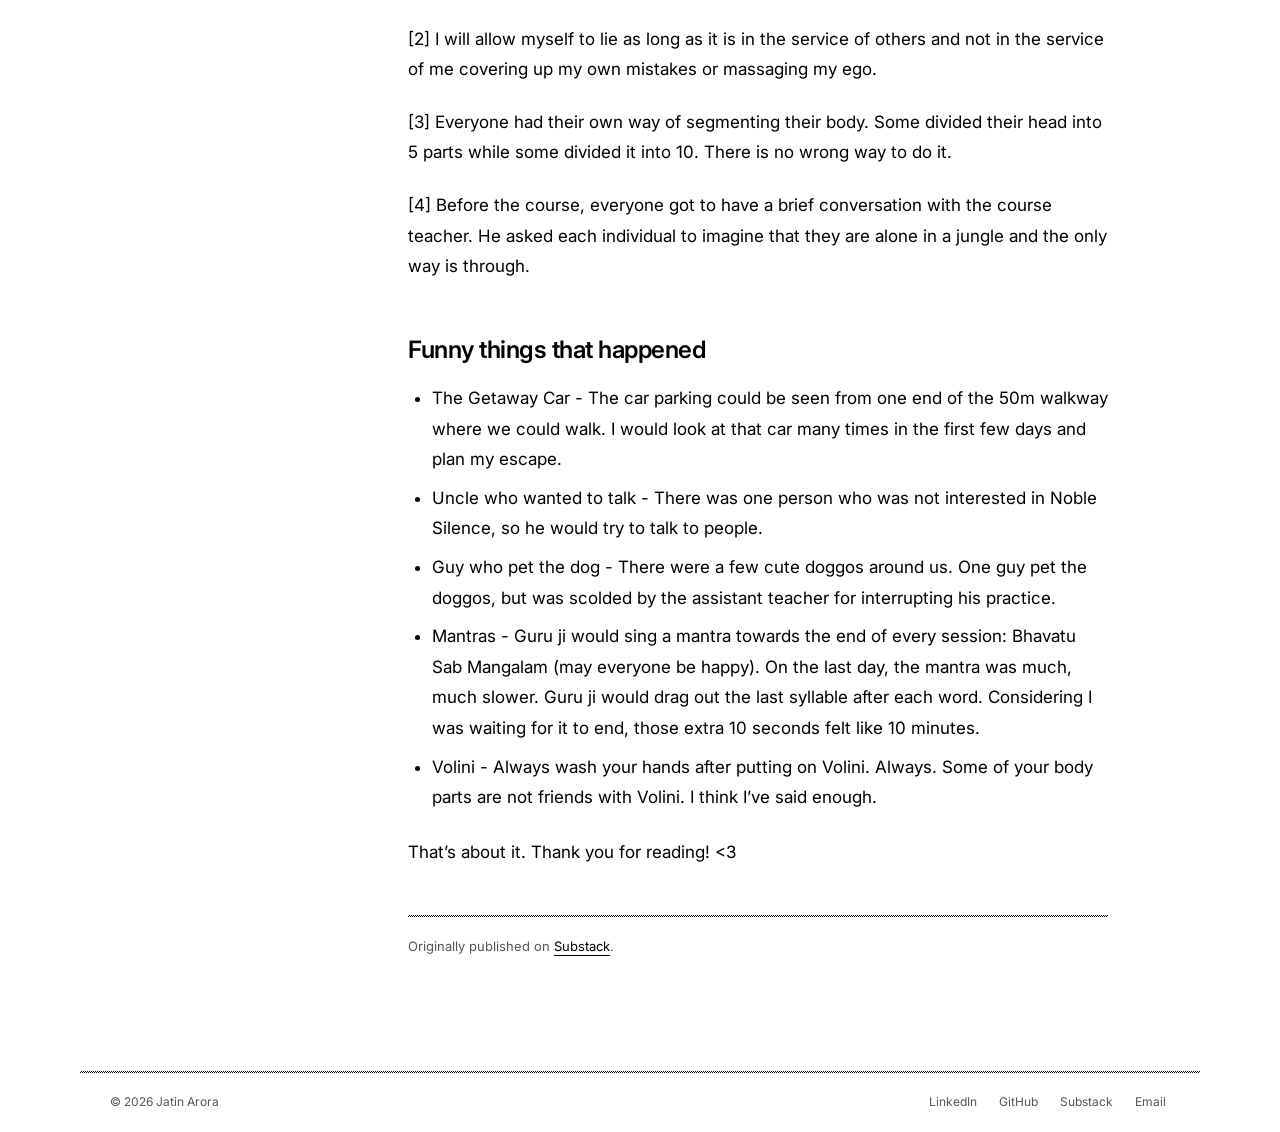
<file: blog/vipassana-volini-and-viktor-frankl.html>
<!DOCTYPE html>
<html lang="en">
<head>
<meta charset="UTF-8">
<meta name="viewport" content="width=device-width, initial-scale=1">
<script>try{const t=localStorage.getItem("theme");document.documentElement.dataset.theme=t||(matchMedia("(prefers-color-scheme: dark)").matches?"dark":"light")}catch{}</script>
<title>Vipassana, Volini, and Viktor Frankl · Jatin Arora</title>
<meta name="description" content="Vipassana, Volini, and Viktor Frankl, an essay by Jatin Arora.">
<meta property="og:title" content="Vipassana, Volini, and Viktor Frankl · Jatin Arora">
<meta property="og:description" content="Vipassana, Volini, and Viktor Frankl, an essay by Jatin Arora.">
<link rel="icon" href="../assets/favicon.png" type="image/png">
<link rel="preconnect" href="https://fonts.googleapis.com">
<link rel="preconnect" href="https://fonts.gstatic.com" crossorigin>
<link href="https://fonts.googleapis.com/css2?family=Inter:wght@400;500;600;700&family=JetBrains+Mono:wght@400;500&display=swap" rel="stylesheet">
<link rel="stylesheet" href="../assets/style.css">
<script defer src="../assets/site.js"></script>
</head>
<body>
<a class="skip-link" href="#main">Skip to content</a>
<nav class="nav" aria-label="Main">
<a class="brand" href="../index.html">Jatin Arora</a>
<div class="nav-links"><a href="../index.html">About</a><a href="../experience.html">Experience</a><a href="../projects.html">Projects</a><a href="../blog.html" aria-current="page">Writing</a><a href="../resume.pdf">Resume</a></div>
<button class="theme-toggle" type="button" data-theme-toggle aria-label="Toggle dark mode">
<svg class="icon-sun" width="18" height="18" viewBox="0 0 24 24" fill="none" stroke="currentColor" stroke-width="1.5" stroke-linecap="round" aria-hidden="true"><circle cx="12" cy="12" r="4"/><path d="M12 2v2m0 16v2M2 12h2m16 0h2M4.93 4.93l1.42 1.42m11.3 11.3 1.42 1.42M4.93 19.07l1.42-1.42m11.3-11.3 1.42-1.42"/></svg>
<svg class="icon-moon" width="18" height="18" viewBox="0 0 24 24" fill="none" stroke="currentColor" stroke-width="1.5" stroke-linecap="round" stroke-linejoin="round" aria-hidden="true"><path d="M20.9 13.2A9 9 0 0 1 10.8 3.1a9 9 0 1 0 10.1 10.1Z"/></svg>
</button>
</nav>
<div class="article-layout">
<nav class="toc" aria-label="Contents"><p>contents</p><a href="#day-0-august-19th">Day 0 - August 19th</a><a href="#day-1-august-20th">Day 1 - August 20th</a><a href="#day-2-august-21st">Day 2 - August 21st</a><a href="#day-3-4-5-august-21st-22nd-and-23rd">Day 3/4/5 - August 21st, 22nd, and 23rd</a><a href="#day-6-august-24th">Day 6 - August 24th</a><a href="#day-7-8-august-25th-and-26th">Day 7/8 - August 25th and 26th</a><a href="#day-9-august-27th">Day 9 - August 27th</a><a href="#day-10-august-28th">Day 10 - August 28th</a><a href="#day-11-august-29th">Day 11 - August 29th</a><a href="#is-vipassana-for-you">Is Vipassana for you?</a><a href="#the-way-forward-for-me">The way forward for me</a><a href="#notes">Notes</a><a href="#funny-things-that-happened">Funny things that happened</a></nav>
<main id="main">
<header class="article-header">
<a class="back" href="../blog.html">← All writing</a>
<h1>Vipassana, Volini, and Viktor Frankl</h1>
<div class="article-meta"><span>14 Sept 2026</span><span>20 min read</span></div>
</header>
<div class="article-content">
<p>The story goes back to sometime in 2018 when I started to get really interested in meditation, as a way to improve my concentration. A friend of mine from the then company I worked at, PhonePe, told me that he had done a Vipassana course. I had a bunch of questions for him. His discipline and devotion to his Yoga and meditation practice after that, was incredible. He would wake up everyday at 4:30 AM and do the needful. It did not matter what time he slept. I remember going on a team outing with him to Goa. Although he was a senior member of the team, he stayed with us until a 1 AM (we partied until 5 AM), he woke up yet again at 4:30 AM and went about his day. That stayed with me.</p>
<p>Fast forward to 2019 and I left PhonePe, started a business, and shut it down within a few months. I needed a reset, so I thought about Vipassana again. This would be the perfect time, right? It requires 10 days of complete cut-off from the outside world. I have very few responsibilities and a reluctant partner to support me — she did not think me being away for 10 days was a good idea — through this endeavor. To her credit, and with some convincing, she understood the intent behind was not renunciation, but to be more present. I apply for the course and I wait for the happy confirmation email. Lo and behold, my application was rejected, for reasons I have still not fully understood. I accepted it as my fate and kept moving forward. I installed apps like Headspace to find my own path into the world of meditation and not rely on getting acceptance into a Vipassana program.</p>
<p>More time did pass. Indeed, many years did. I am running a small SaaS business. The dependency on me is pretty high. I am struggling with immense self-doubt and self-inflicted wounds of pressure. My company is my identity. I have an on-and-off meditation practice. I think of going to Vipassana again. But I can’t find a 10-day window to do so.</p>
<p>Finally, in July 2026, I have sold the business and gave myself some free time to focus on my wellbeing. A friend of mine, Rubal — she has done one Vipassana course before — was discussing the course. Like me, she was also at a transition point in her life and had been thinking about returning to Vipassana. We discussed going to a program and found one that runs from 19th of August to the 29th of August in Bangalore. We both applied for it as soon as we could. This time, I filled out the form carefully and my application went through! I was finally going to the course after a seven year timelapse. Wohoo!</p>
<p>As the course approached, I started worrying about more practical things. Would my back survive hours of sitting? What if something happened to my parents while I had no phone? And what would happen when I had nowhere to go but inside my own head? I, for one, have not been great at sitting with my own emotions. Much of this came from how I grew up. I solved most of my problems by myself. I struggled to ask for help, so, I either solved the problem presented in front of me or kept running away from them until, one day, it is staring right down at me and there’s nowhere to go. But I deluded myself into thinking that everything is going to be alright! I have meditated before. I do not like being around my phone much. My need for stimulus on most days is minimal. So, it will be a breeze, right...? right? Not really.</p>
<p>This is where the story of the course begins. But, before I start, I need to warn you that I am trying my best not to lie or exaggerate any details, intentionally. I am trying my best to remember. It is important to state this because, not lying directly or indirectly is one of five main precepts[1] of the course, and I intend to maintain this particular precept as much as possible[2].</p>
<figure>
<img src="../assets/covers/vipassana-volini-and-viktor-frankl.jpg" alt="" loading="lazy">
</figure>
<h2 id="day-0-august-19th">Day 0 - August 19th</h2>
<p>3:30 PM - I give my phone to the office staff and proceed to my room. The room is very basic, yet comfortable. There is a private washroom with each room, which is a relief. We have an orientation at 7:30 PM wherein the staff (Dhamma sewak or Dhamma helper) educates us on the five precepts[1], including Noble Silence. Noble Silence meant that one can’t speak, make eye contact, or do gestures to communicate with the other students.</p>
<p>After the session ended, we retired to our rooms knowing that we won’t necessarily be speaking for the next nine days or so.</p>
<p>As I enter my room and go about my nightly wind-down schedule, I realize that I can’t listen to my favorite podcast to get through my multi-step process. Well, nothing can be done now, so I keep moving forward and retire to bed — knowing quite well that I need to wake up at 4 AM.</p>
<h2 id="day-1-august-20th">Day 1 - August 20th</h2>
<p>4 AM - The gong rings. I am disoriented because I do not have a clock in my room to check the time. The gong rings a few more times. A sewak passes in front of every room with a small bell to indicate it’s time to wake up. After a few more minutes, I come to my senses. I freshen up and head to the main Dhamma Hall.</p>
<p>The first meditation is supposed to be two-hour long. The longest sitting I had ever done until that point was one-hour long. I immediately start thinking - how would I ever get through these two hours?</p>
<p>A bhajan (song) starts. The bhajan lasts for what felt like a really, really long time. The voice of the late S.N. Goenka (referred to as Guru ji hereafter) comes through the speakers loud and clear. After the bhajan ends (about 15-20 mins), Guru ji starts teaching us Aana Pana meditation. Focusing on the triangular area starting from the nose and ending at the top of the lips. Focusing on the flow of the air. If the mind gets distracted, we bring it back gently with a mental note, i.e. “my mind has been distracted”.</p>
<p>I change my leg position every 10 minutes or so, as it is hard to sit cross-legged for more than that amount of time. The session ends at 6:30 AM and there’s a sigh of relief that what I thought was an impossibility, is now done — a two-hour session.</p>
<p>We get breakfast at 6:30 AM. After the meal, we clean our plates and place them on a small utensil stand at our designated spots. The meals hereafter would be vegetarian, clean, less spicy, and with limited options. The last proper meal every day would be at 11 AM.</p>
<p>Sessions are ongoing throughout the day and we are moving in and out of main Dhamma hall. Our last main session is from 6 PM to 7 PM. At 7 PM, there is a video discourse that is a pre-recorded lecture of Guru ji based on the day of the program. The lecture was 1.5-hour long. We do a quick meditation from 8:30 PM to 9 PM and then finally, retire to our rooms.</p>
<p>After reaching the room, some things are different. I have the urge to get my night routine done asap so I can sleep. I know that I have to wake up again at 4 AM tomorrow. That’s the only thought at the top of my head.</p>
<h2 id="day-2-august-21st">Day 2 - August 21st</h2>
<p>Describing Day 2 is very difficult. Or maybe it isn’t. It was horrible, painful, and brought me to the verge of leaving the program.</p>
<p>The day started with a lot of friction. I slowly wade my way through my morning schedule to make it into the hall by 4:30 AM.</p>
<p>As the sessions went along, some parts of me started breaking down. My body was hurting, especially my lower back. The ache was somewhat manageable, but then my brain started bringing up a lot of past regrets — things I did, things I didn’t do, things I said, things I didn’t say. At times, the body ache helped me to be with my body, than in my own head. Who knew that physical pain would become a familiar and desirable attribute?! Every regret, every mistake I’ve made, they started bubbling up on the surface.</p>
<p>
<em>Now, with a few days&#x27; distance from this experience, I understand what happened. When you’re by yourself, your brain brings up its true essence.</em>
</p>
<p>By the late afternoon’s four-hour meditation sessions (refer schedule), I had made up my mind that I was leaving. I wanted to cry and scream, but I could not because the times it was happening, I was in the main Dhamma hall with people around me. The anger would reach my throat and get bottled up there. It felt like mental torture. There was no escape. The body was screaming, the mind was screaming. It was unbearable. I thought of all the people I’d disappoint.</p>
<ul>
<li>
<p>My friends back home</p>
</li>
<li>
<p>My friend who is also doing the course</p>
</li>
<li>
<p>Family</p>
</li>
<li>
<p>
<strong>Myself</strong>
</p>
</li>
</ul>
<p>Am I a loser? Am I a quitter? I thought to myself. I had to catch myself time and again to not make this about disappointing others — as this is something I’ve let myself be swayed by earlier and it had harmed me quite a bit. But the mental torture kept putting me in a dark corner where I could not scream or express. I was only allowed to burn in my own misery. I started figuring out the process of getting out; whom would I have to talk to, where would I get my devices from, and how would I let my friend know — on the 10th day — that I had to leave because I could not take it anymore.</p>
<p>After the 6 PM meditation, I thought I’d watch the video discourse — because it was an easy thing to do — and then figure out how to leave. At some point in the 1.5 hour discourse, Guru ji said a couple of things:</p>
<ul>
<li>
<p>Most people who leave, leave around Day 2 or Day 6. These are the days when your brain is the most irritated. Most would want to leave and some would end up leaving. But you are in the middle of a very deep operation of your own self, wherein things that were deep within are now coming to the surface. If you leave now, those exposed parts will be very, very hard to deal with.</p>
</li>
<li>
<p>This is, possibly, a <strong>once in a lifetime</strong> opportunity, because as you grow older, finding a 10-day isolation window gets harder.</p>
</li>
</ul>
<p>The thought that this is a <strong>once in a lifetime</strong> opportunity stuck in my head. After a brief meditation session, I walked a bit to understand if I wanted to go through with it or give up. My wandering mind in search for a solution latched on to the book “Man’s search for meaning”. The book is about a Jewish man — Dr. Viktor Frankl — who writes about his experience in the concentration camps. Later, he also came up with <a href="https://en.wikipedia.org/wiki/Logotherapy" target="_blank" rel="noopener">Logotherapy</a>. His core thesis is that the primary motivational force of individuals is to find meaning in life. </p>
<p>At that moment, I thought, that to get through this course, I need to give this journey some meaning. I stumbled upon a familiar friend who has guided me through a difficult times in life — a part of my brain that has a chip on his shoulder and wants to prove himself. I asked myself: Can I do this? Can I finish this incredibly difficult thing?</p>
<p>As I walked into my room with this thought in my head, everything seemed more like a challenge than a burden — under which I’d disintegrate and collapse. Two things became my mantra:</p>
<ul>
<li>
<p>Can I finish this?</p>
</li>
<li>
<p>This is a once in a lifetime opportunity.</p>
</li>
</ul>
<p>My body was screaming when I tried to lie down to sleep so I put on some Volini on my lower back and on my right shoulder. After a while, my body calmed down and I fell asleep with my mantras at the top of my head and a resolve to not give up.</p>
<h2 id="day-3-4-5-august-21st-22nd-and-23rd">Day 3/4/5 - August 21st, 22nd, and 23rd</h2>
<p>I do not remember much from these days in terms of how deeply miserable I was. But I do remember wanting to go home after every 2-3 sessions and reminding myself why I needed to continue.</p>
<p>On Day 4, they taught us the Vipassana meditation technique. The technique involves segmenting your body into multiple parts (20-30 parts)[3], moving your attention through those parts, and waiting for a sensation to arrive where your focus is. The core logic is that a sensation — tingling, heat, cold, throbbing, pain — would be thrown by the subconscious and you need to train your subconscious to let things go. The more you do it, the more the subconscious is in play, and the deeper cravings or aversions show up. This was very difficult to do because more often than not, no sensation would arrive.</p>
<p>Now, in some of the one-hour meditation sessions, we were asked to not move at all. Moving my legs was a way to get out of my own head and come back to the cushion.  But now, that option too, was taken away. This was very, very taxing on the body. In a normal session, as soon as my body starts hurting, I would change my leg position (every 10 mins or so). However, post this instruction I was able to reduce it to 3-4 times in an hour, with the goal of reducing it even further.</p>
<p>I also struggled with sleep on a couple of nights. My body wanted some escape, but none came. I stared into the ceiling until I passed out. There was also some amount of anxiety of not getting enough sleep and struggling the next morning. It was difficult, but nothing as difficult as Day 2.</p>
<p>Thoughts came, sadness came, guilt came, happiness came, anxiety came, pain came, yet all passed.</p>
<p>Every evening I would wait for the video discourse. Wait for Guru ji to crack some jokes and so I could laugh a little after a tiring day. The discourse kept me going. I think it kept most of us going.</p>
<h2 id="day-6-august-24th">Day 6 - August 24th</h2>
<p>I remember this day because of two reasons: one is the feeling that I have crossed 50% of the course and the other being, Guru ji mentioned how on the 6th day, one’s body would revolt again. For me, the revolution did not come, rather a sort of surrender did. The morning bell was still irritating, but I just gave in to it.</p>
<p>I also started experimenting with eating less food during the day to see how my body reacts. I felt less sleepy during the meditation sessions.</p>
<p>At this point, my right shoulder blade had started acting up along with my lower back, and my knees.</p>
<h2 id="day-7-8-august-25th-and-26th">Day 7/8 - August 25th and 26th</h2>
<p>These days were difficult because I was getting into a deeper state of misery. The sessions were shorter and longer at the same time. Shorter because the body and brain were getting used to these sessions. Longer because new emotions — like thinking about turning 35 — would constantly arise and not always get resolved.</p>
<p>I challenged myself and was now able to sit still for the whole one-hour session.</p>
<h2 id="day-9-august-27th">Day 9 - August 27th</h2>
<p>I could feel that there’s some amount of joy in the air, knowing that it will all be over soon. I am counting down the # of sessions, as well as noting down how this is the second-to-last time that I am waking up early in the morning, bathing here, eating lunch here, etc.</p>
<p>I am excited to see what the final day’s schedule is like. Guru ji’s discourse moved towards revising the concepts and setting us up for future success.</p>
<p>We were told that a few things would happen on Day 10:</p>
<ul>
<li>
<p>We would have fewer meditation sessions (~6 hours).</p>
</li>
<li>
<p>We would be able to talk to other students after the 10 AM meditation session.</p>
</li>
<li>
<p>We would be given our devices at around 4 PM.</p>
</li>
</ul>
<p>I slept that night thinking that I was almost through, feeling proud and exhausted. Wanting to get out of the place, still.</p>
<h2 id="day-10-august-28th">Day 10 - August 28th</h2>
<p>4 AM - I woke up with an internal glee, with the sound of the bell not being as annoying as it was on the days before. Counting down the number of hours I had left to meditate. Counting down the number of hours before I get to check on my parents. The meditations felt easier in a way because I knew everything I did would be the last such session in this torturous journey.</p>
<p>10 AM - We were taught Maitri (friendship) meditation. In the meditation, we were asked to forgive people who did us wrong and wish good for everyone. I was able to forgive some people who&#x27;d wronged me — and, to some extent, forgive myself. There is tremendous healing that happens in this meditation, if you listen closely and breathe openly.</p>
<p>11 AM - We can finally speak! I notice people sharing their experiences. I also noted that this is the most I have heard men talk about their feelings, probably ever. That was good to witness. I talked to a few fellow students. They shared their struggles. Everyone was struggling in one way or another. Some were here because they are getting over a traumatic incident, some because they just discovered meditation and want to know more about it, some because they have a major exam to prepare for and they are having self doubts. Everyone had their own story, their own challenges, their own motivations. And all of us had spent 10 days going through something, something isolating[4] — yet unifying.</p>
<p>By talking to others, I start to realize a few things that I have learnt through this experience.</p>
<ul>
<li>
<p>Self-centered - I used to make things about myself. Me. Me. Me. I still do, but I am glad that I can catch it in action now. This makes me more empathetic and kind towards others.</p>
</li>
<li>
<p>Vipassana - The way Vipassana meditation works is by asking your conscious and subconscious to let go of the loops and the thought processes that keep us hostage. </p>
<p>Imagine having a very, very strong traumatic incident in your life. This incident occupies your whole being. You struggle with it over a period of time. Time heals some bits of it. Some remain. However, by letting go of things constantly in this 10-day window, you let go of this top-level traumatic event, giving space to more subtler thoughts related to this incident, and then you let go of that too. Slowly, you find a way out because you have witnessed the root cause of your misery.</p>
</li>
<li>
<p>The Painting Analogy - Guru ji mentioned in one of the lectures a story of an artist.</p>
<p>The artist paints a picture, a scary one through his own imagination. As soon as he finishes it, he is scared out of his mind. He is traumatized by the created image. He is tortured day and night with that picture.</p>
<p>The artist paints another picture, a beautiful one through his own imagination. As soon as he finishes it, he falls in love with it. He spends all his time admiring it. He spends all his time in love.</p>
<p>I think you get the gist. In both cases, the artist created the picture by himself. His craving or aversion was self created. He lived in the prison that he built around himself. Like I do a lot of times.</p>
</li>
<li>
<p>Grief Cycles - After a hurtful incident in your life, it takes you weeks, months, or even years for its impact to ease up. This 10-day course — for better or for worse — compresses those grief cycles. My personal metric was that it compressed ~3-6 months of my grief into 10 days. I feel lighter now.</p>
</li>
<li>
<p>Forgiveness - Forgiving someone truly frees you from constant misery. It does more for you than it does for them. Forgiveness is not easy, and in some cases, almost impossible. But if you can get there, it gives you a new lease of life.</p>
</li>
<li>
<p>Sine Wave - This was one of the most interesting revelations. In the process of letting go, Guru ji explains that every thought that we get, no matter how strong or weak, always passes. Always. Like a <a href="https://en.wikipedia.org/wiki/Sine_wave" target="_blank" rel="noopener">sine wave</a>. This visualization helps when a very, very strong thought gets a hold of you.</p>
</li>
<li>
<p>Lying - Not speaking any lies in those 10 days — either white lies, by obfuscation, or by the way of exaggeration — has given me a new tool to work with. Every time one lies, they create knots in their mind that might take a long time to untangle. Living a life where I do not have to lie is the most beneficial thing I can do. I am going to ingrain this into my life as much as I can.</p>
</li>
</ul>
<p>4 PM - I got my mobile back. The first thing I did was call my parents. They were happy to hear my voice. I too was happy that nothing major had happened while I was away — which was one of my major concerns.</p>
<p>9 PM - The day ended with a discourse to keep us on track for the future meditation sessions and with a god-awful revelation, that we have to wake up at 4 AM one last time. I was truly disappointed (lol). But it will all be over soon, so I slept as soon as I could, so I could wake up and go home.</p>
<h2 id="day-11-august-29th">Day 11 - August 29th</h2>
<p>4 AM - I woke up on time and was, sort of, looking forward to the session. The session was a breeze. There was a video discourse where Guru ji prepared us further and then there was a 30-minute long Maitri meditation.</p>
<p>6:30 AM - We were finally free. I felt a sigh of relief. Relief of getting over this experience. Relief that I saw myself through.</p>
<p>8:30 AM - My friend and I, left from the place and were discussing our experiences along the way.</p>
<p>11 AM - I was finally home. Finally, finally, finally, I was home! I was relieved and proud.</p>
<p>I was saved by Volini (body pain) and Victor Frankl (emotional pain). I used them everyday in one way or another. Thank you to both!</p>
<h2 id="is-vipassana-for-you">Is Vipassana for you?</h2>
<p>So, is Vipassana for you? I have been asked this question a few times since I came back. My answer has evolved over the past couple of weeks. As with a lot of things, it depends. I will try to answer it to the best of my ability, but this is just one person’s thought process. Please bear that in mind.</p>
<p>If you are going through a deeply miserable time in your own life, it is going to be hard, very hard. This is how I’d sum it up: The deeper the misery, the deeper the pain, the bigger the reward. It can break you, but you will come out lighter or I hope you do.</p>
<p>If you have gone through a tough time in the past or are in a good place, this experience will help you build a life that is centered around responding, and not reacting.</p>
<p>Vipassana in itself is not a complete solution to all your life’s problems. It probably involves improving other facets of your life. But I hope you do take up this endeavor and see the positive changes in your life.</p>
<h2 id="the-way-forward-for-me">The way forward for me</h2>
<p>I have been thinking about this question. Things happen slower. I can pay more attention and for longer durations. But for the first week or so after Vipassana, I did not feel like meditating. It felt heavy. The act of sitting to meditate would trigger a bodily reaction.</p>
<p>But after more than two weeks, it is better. I have been able to meditate an hour every other day and that’s okay for now. It helps me focus better, sit deeper with some feelings, and watch them pass.</p>
<p>I would like to continue for the foreseeable future. I may or may not do the 10-day course again. But I would attempt to do a 3-day course — that’s now an option since I’ve done a 10-day course — so I can reset some parts of myself.</p>
<h2 id="notes">Notes</h2>
<p>[1] There are total eight precepts of a Dhamma Vipassana course. However, only five are stated explicitly during the course (to abstain from killing any being; to abstain from stealing; to abstain from all sexual activity; to abstain from telling lies; to abstain from all intoxicants). The rest are enforced by design.</p>
<p>[2] I will allow myself to lie as long as it is in the service of others and not in the service of me covering up my own mistakes or massaging my ego.</p>
<p>[3] Everyone had their own way of segmenting their body. Some divided their head into 5 parts while some divided it into 10. There is no wrong way to do it.</p>
<p>[4] Before the course, everyone got to have a brief conversation with the course teacher. He asked each individual to imagine that they are alone in a jungle and the only way is through.</p>
<h2 id="funny-things-that-happened">Funny things that happened</h2>
<ul>
<li>
<p>The Getaway Car - The car parking could be seen from one end of the 50m walkway where we could walk. I would look at that car many times in the first few days and plan my escape.</p>
</li>
<li>
<p>Uncle who wanted to talk - There was one person who was not interested in Noble Silence, so he would try to talk to people.</p>
</li>
<li>
<p>Guy who pet the dog - There were a few cute doggos around us. One guy pet the doggos, but was scolded by the assistant teacher for interrupting his practice.</p>
</li>
<li>
<p>Mantras - Guru ji would sing a mantra towards the end of every session: Bhavatu Sab Mangalam (may everyone be happy). On the last day, the mantra was much, much slower. Guru ji would drag out the last syllable after each word. Considering I was waiting for it to end, those extra 10 seconds felt like 10 minutes.</p>
</li>
<li>
<p>Volini - Always wash your hands after putting on Volini. Always. Some of your body parts are not friends with Volini. I think I’ve said enough.</p>
</li>
</ul>
<p>That’s about it. Thank you for reading! &lt;3</p>
</div>
<p class="article-footer">Originally published on <a href="https://jatin564991.substack.com/p/vipassana-volini-and-viktor-frankl" target="_blank" rel="noopener">Substack</a>.</p>
</main>
</div>
<footer class="footer"><span>© 2026 Jatin Arora</span><div class="footer-links"><a href="https://www.linkedin.com/in/jatin-arora-nsit" target="_blank" rel="noopener">LinkedIn</a><a href="https://github.com/arorajatin" target="_blank" rel="noopener">GitHub</a><a href="https://jatin564991.substack.com" target="_blank" rel="noopener">Substack</a><a href="mailto:jatinarora269@gmail.com">Email</a></div></footer>
</body>
</html>
</file>
<file: assets/style.css>
:root {
  --paper: #fff;
  --ink: #000;
  --muted: #555;
  --checker: conic-gradient(var(--ink) 25%, transparent 0 50%, var(--ink) 0 75%, transparent 0);
  --mono: "JetBrains Mono", ui-monospace, monospace;
  color-scheme: light;
}
:root[data-theme="dark"] {
  --paper: #000;
  --ink: #fff;
  --muted: #aaa;
  color-scheme: dark;
}

* { box-sizing: border-box; }
html { scroll-behavior: smooth; scroll-padding-top: 28px; }
body {
  margin: 0;
  background: var(--paper);
  color: var(--ink);
  font: 16px/1.75 Inter, -apple-system, BlinkMacSystemFont, "Segoe UI", sans-serif;
  -webkit-font-smoothing: antialiased;
}
a { color: var(--ink); text-underline-offset: 4px; }
a:hover { background: var(--ink); color: var(--paper); text-decoration: none; }
button { font: inherit; color: inherit; cursor: pointer; }
:focus-visible { outline: 2px solid var(--ink); outline-offset: 3px; }
.skip-link { position: absolute; left: 20px; top: -80px; }
.skip-link:focus { top: 8px; background: var(--paper); z-index: 10; }

.nav, .site-main, .footer { max-width: 1120px; margin: 0 auto; }
.nav {
  display: flex; align-items: center; gap: 26px;
  padding: 22px 30px;
  background: var(--checker) left bottom / 2px 2px repeat-x;
  font-size: 13px; line-height: 1.5;
}
.nav .brand { margin-right: auto; font-size: 14px; font-weight: 600; text-decoration: none; white-space: nowrap; }
.nav-links { display: flex; gap: 18px; flex-wrap: wrap; }
.nav-links a { color: var(--muted); text-decoration: none; padding: 0 4px; }
.nav-links a[aria-current] { background: var(--ink); color: var(--paper); }
.nav-links a:hover { color: var(--paper); }
.theme-toggle { border: 0; background: none; padding: 4px; display: flex; color: var(--ink); }
.theme-toggle:hover { background: var(--ink); color: var(--paper); }
:root[data-theme="dark"] .icon-moon, :root:not([data-theme="dark"]) .icon-sun { display: none; }

.site-main { padding: 36px 30px 56px; }
h1 { font-size: 34px; line-height: 1.15; font-weight: 600; letter-spacing: -1.2px; margin: 0 0 12px; }
.page-desc { color: var(--muted); font-size: 14px; margin: 0 0 32px; }
.section-label { font: 500 12px/1 var(--mono); text-transform: uppercase; letter-spacing: .08em; color: var(--muted); margin: 32px 0 14px; }
.tag { background: var(--ink); color: var(--paper); padding: 0 4px; }

.home-heading { display: flex; justify-content: space-between; align-items: center; gap: 20px; margin-bottom: 20px; }
.home-heading h1 { font-size: 48px; margin: 0 0 8px; }
.subtitle { font: 15px/1.4 var(--mono); color: var(--muted); margin: 0; }
.portrait {
  width: 192px; height: 192px; flex: none;
  background: #fff url(portrait.png) 0 0 / 400% 100% no-repeat;
  image-rendering: pixelated;
  border: 2px solid var(--ink); border-radius: 50%;
  animation: boil .6s steps(4) infinite;
}
@keyframes boil { to { background-position: 133.333% 0; } }
@media (prefers-reduced-motion: reduce) { .portrait { animation: none; } }
.home-columns { display: grid; grid-template-columns: minmax(0, 1.8fr) minmax(260px, 1fr); gap: 48px; align-items: start; }
.prose p { font-size: 15px; margin: 0 0 16px; }
.home-aside { background: var(--checker) left top / 2px 2px repeat-y; padding-left: 28px; }
.home-aside .section-label { margin-top: 0; }
.all-writing { font-size: 13px; }
.reach { background: var(--checker) left top / 2px 2px repeat-x; padding-top: 18px; margin-top: 32px; font-size: 13px; color: var(--muted); }

.post-card { margin: 0 0 24px; }
.post-card a { display: block; text-decoration: none; }
.post-card a:hover { background: none; color: var(--ink); }
.post-card img { display: block; width: 100%; aspect-ratio: 16 / 9; object-fit: cover; border: 1px solid var(--ink); background: #fff; }
.post-card h2 { font-size: 18px; line-height: 1.4; font-weight: 500; letter-spacing: -.3px; margin: 12px 0 2px; }
.post-card a:hover h2 { text-decoration: underline 2px; text-underline-offset: 4px; }
.post-card .post-meta { font: 12px/1.6 var(--mono); color: var(--muted); margin: 0; }
.post-grid { display: grid; grid-template-columns: repeat(3, minmax(0, 1fr)); gap: 32px 24px; }

.entry { display: grid; grid-template-columns: 160px minmax(0, 1fr); gap: 28px; padding: 26px 0; background: var(--checker) left top / 2px 2px repeat-x; }
.entry:last-child { background: var(--checker) left top / 2px 2px repeat-x, var(--checker) left bottom / 2px 2px repeat-x; }
.entry-when { font: 13px/1.9 var(--mono); color: var(--muted); }
.entry h2 { font-size: 20px; line-height: 1.35; font-weight: 600; letter-spacing: -.4px; margin: 0; }
.entry .org { font-size: 15px; font-weight: 500; margin: 2px 0 10px; }
.entry p { font-size: 15px; margin: 0 0 10px; }
.entry ul { font-size: 15px; margin: 0 0 10px; padding-left: 20px; }
.entry li { margin: 4px 0; }
.stack { display: flex; flex-wrap: wrap; gap: 6px; margin-top: 12px; padding: 0; list-style: none; }
.stack li { font: 13px/1.5 var(--mono); border: 1px solid var(--ink); padding: 2px 8px; margin: 0; }

.skills { display: grid; grid-template-columns: 160px minmax(0, 1fr); gap: 10px 28px; font-size: 15px; }
.skills dt { font: 13px/1.9 var(--mono); color: var(--muted); }
.skills dd { margin: 0; }

.article-layout {
  max-width: 1120px; margin: 0 auto; padding: 44px 30px 100px;
  display: grid; grid-template-columns: 180px minmax(0, 700px); gap: 56px; justify-content: center; align-items: start;
}
.toc { position: sticky; top: 28px; max-height: calc(100vh - 56px); overflow: auto; font-size: 12px; line-height: 1.5; }
.toc p { font: 500 12px/1 var(--mono); text-transform: uppercase; letter-spacing: .08em; color: var(--muted); margin: 0 0 14px; }
.toc a { display: block; color: var(--muted); text-decoration: none; padding: 5px 8px 5px 14px; background: var(--checker) left top / 2px 2px repeat-y; }
.toc a:hover, .toc a.active { background: var(--ink); color: var(--paper); }
.article-header { margin-bottom: 36px; }
.back { font-size: 13px; color: var(--muted); text-decoration: none; }
.article-header h1 { font-size: clamp(30px, 4vw, 44px); letter-spacing: -1.6px; margin: 22px 0 14px; }
.article-meta { display: flex; gap: 18px; flex-wrap: wrap; font: 13px/1.5 var(--mono); color: var(--muted); background: var(--checker) left bottom / 2px 2px repeat-x; padding-bottom: 20px; }
.article-content { font-size: 17px; line-height: 1.8; overflow-wrap: break-word; }
.article-content p { margin: 0 0 22px; }
.article-content h2 { font-size: 24px; line-height: 1.3; font-weight: 600; letter-spacing: -.5px; margin: 52px 0 18px; }
.article-content ul, .article-content ol { padding-left: 24px; margin: 0 0 24px; }
.article-content li p { margin: 0 0 8px; }
.article-content figure { margin: 32px 0; }
.article-content img { display: block; max-width: 100%; height: auto; margin: auto; border: 1px solid var(--ink); }
.article-content blockquote { border-left: 2px solid var(--ink); margin: 32px 0; padding: 0 0 0 22px; }
.article-footer { margin-top: 48px; padding-top: 20px; background: var(--checker) left top / 2px 2px repeat-x; font-size: 13px; color: var(--muted); }

.footer { display: flex; justify-content: space-between; gap: 16px; flex-wrap: wrap; padding: 20px 30px; background: var(--checker) left top / 2px 2px repeat-x; font-size: 12px; color: var(--muted); }
.footer-links { display: flex; gap: 14px; }
.footer a { color: var(--muted); text-decoration: none; padding: 0 4px; }
.footer a:hover { color: var(--paper); }

@media (max-width: 900px) {
  .home-columns { grid-template-columns: minmax(0, 1fr); gap: 24px; }
  .home-aside { background: var(--checker) left top / 2px 2px repeat-x; padding: 24px 0 0; }
  .post-grid { grid-template-columns: 1fr 1fr; }
  .article-layout { grid-template-columns: minmax(0, 1fr); gap: 0; }
  .toc { display: none; }
}
@media (max-width: 600px) {
  .nav { flex-wrap: wrap; gap: 10px 16px; padding: 16px; }
  .nav-links { order: 3; width: 100%; gap: 12px; }
  .site-main { padding: 26px 16px 40px; }
  .article-layout { padding: 28px 16px 64px; }
  .home-heading h1 { font-size: 38px; }
  .portrait { width: 96px; height: 96px; }
  .post-grid { grid-template-columns: 1fr; }
  .entry, .skills { grid-template-columns: 1fr; gap: 4px; }
  .footer { padding: 18px 16px; }
}
</file>
